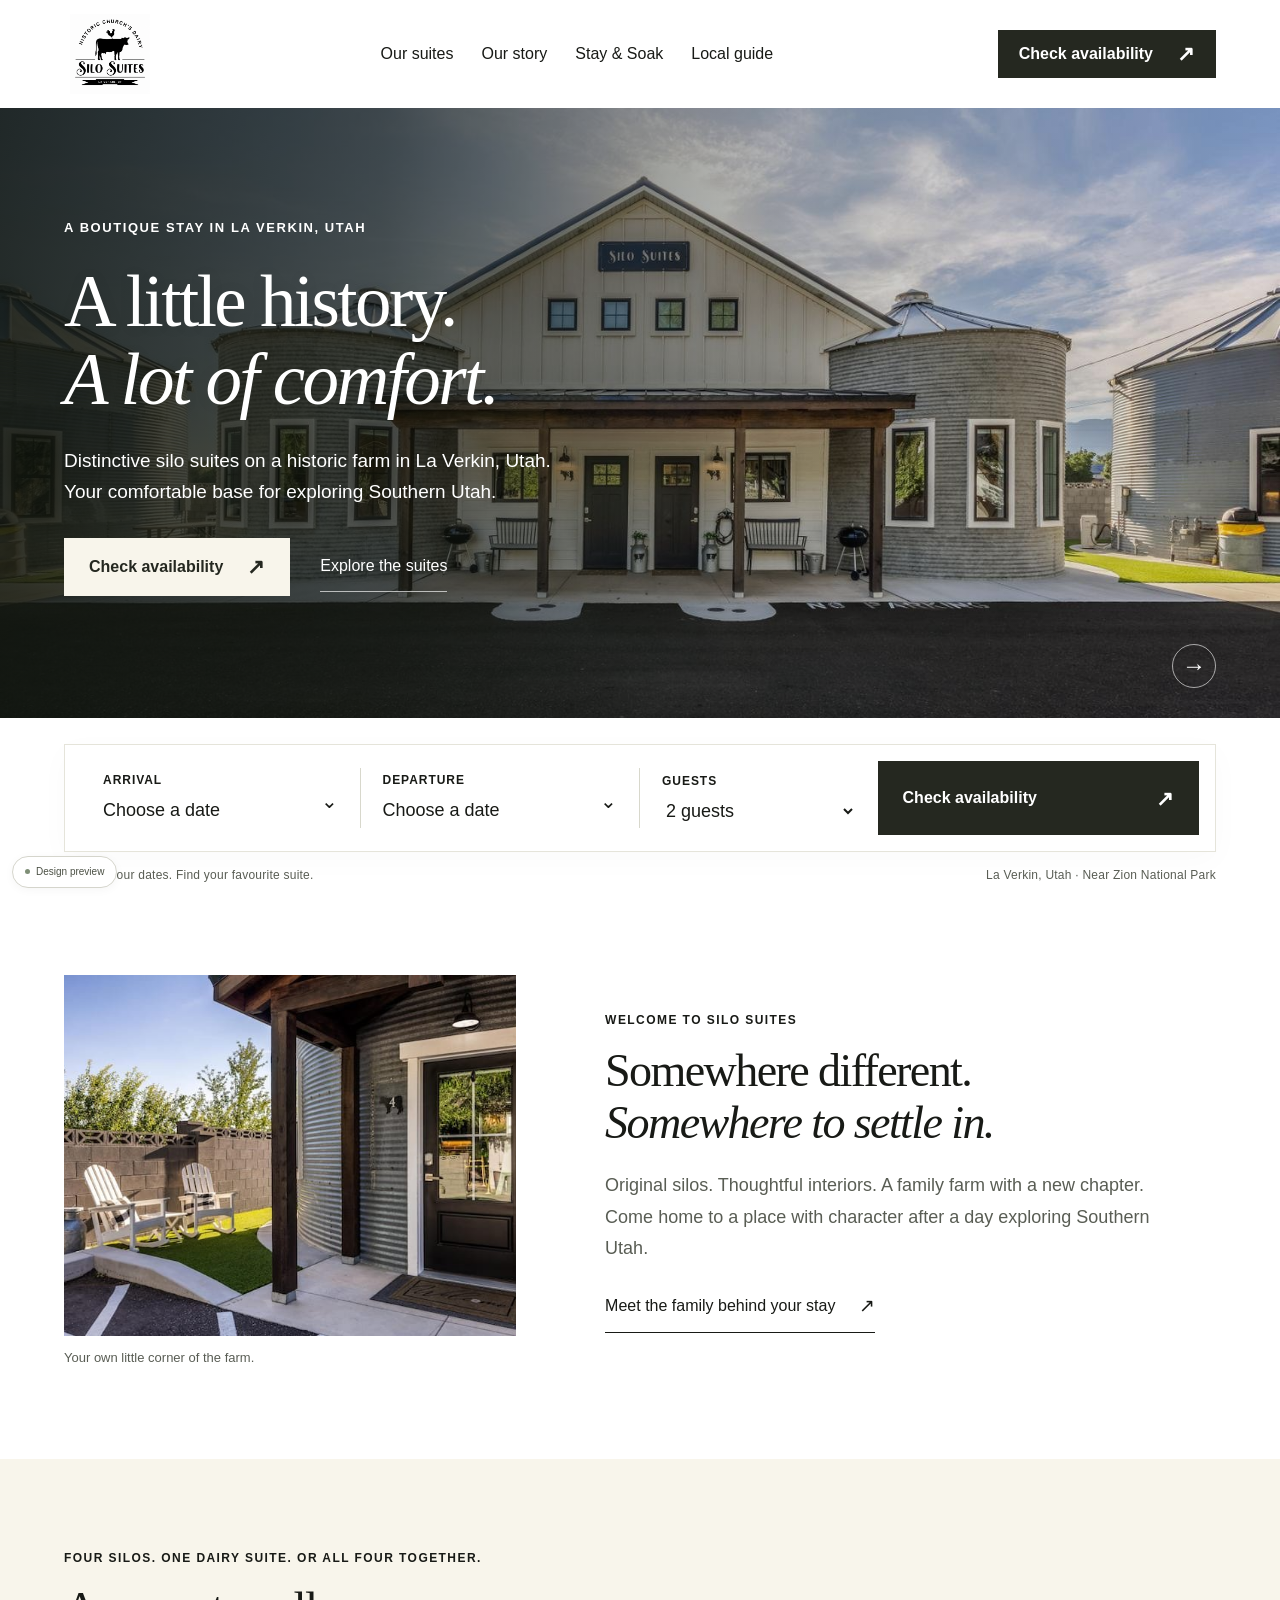
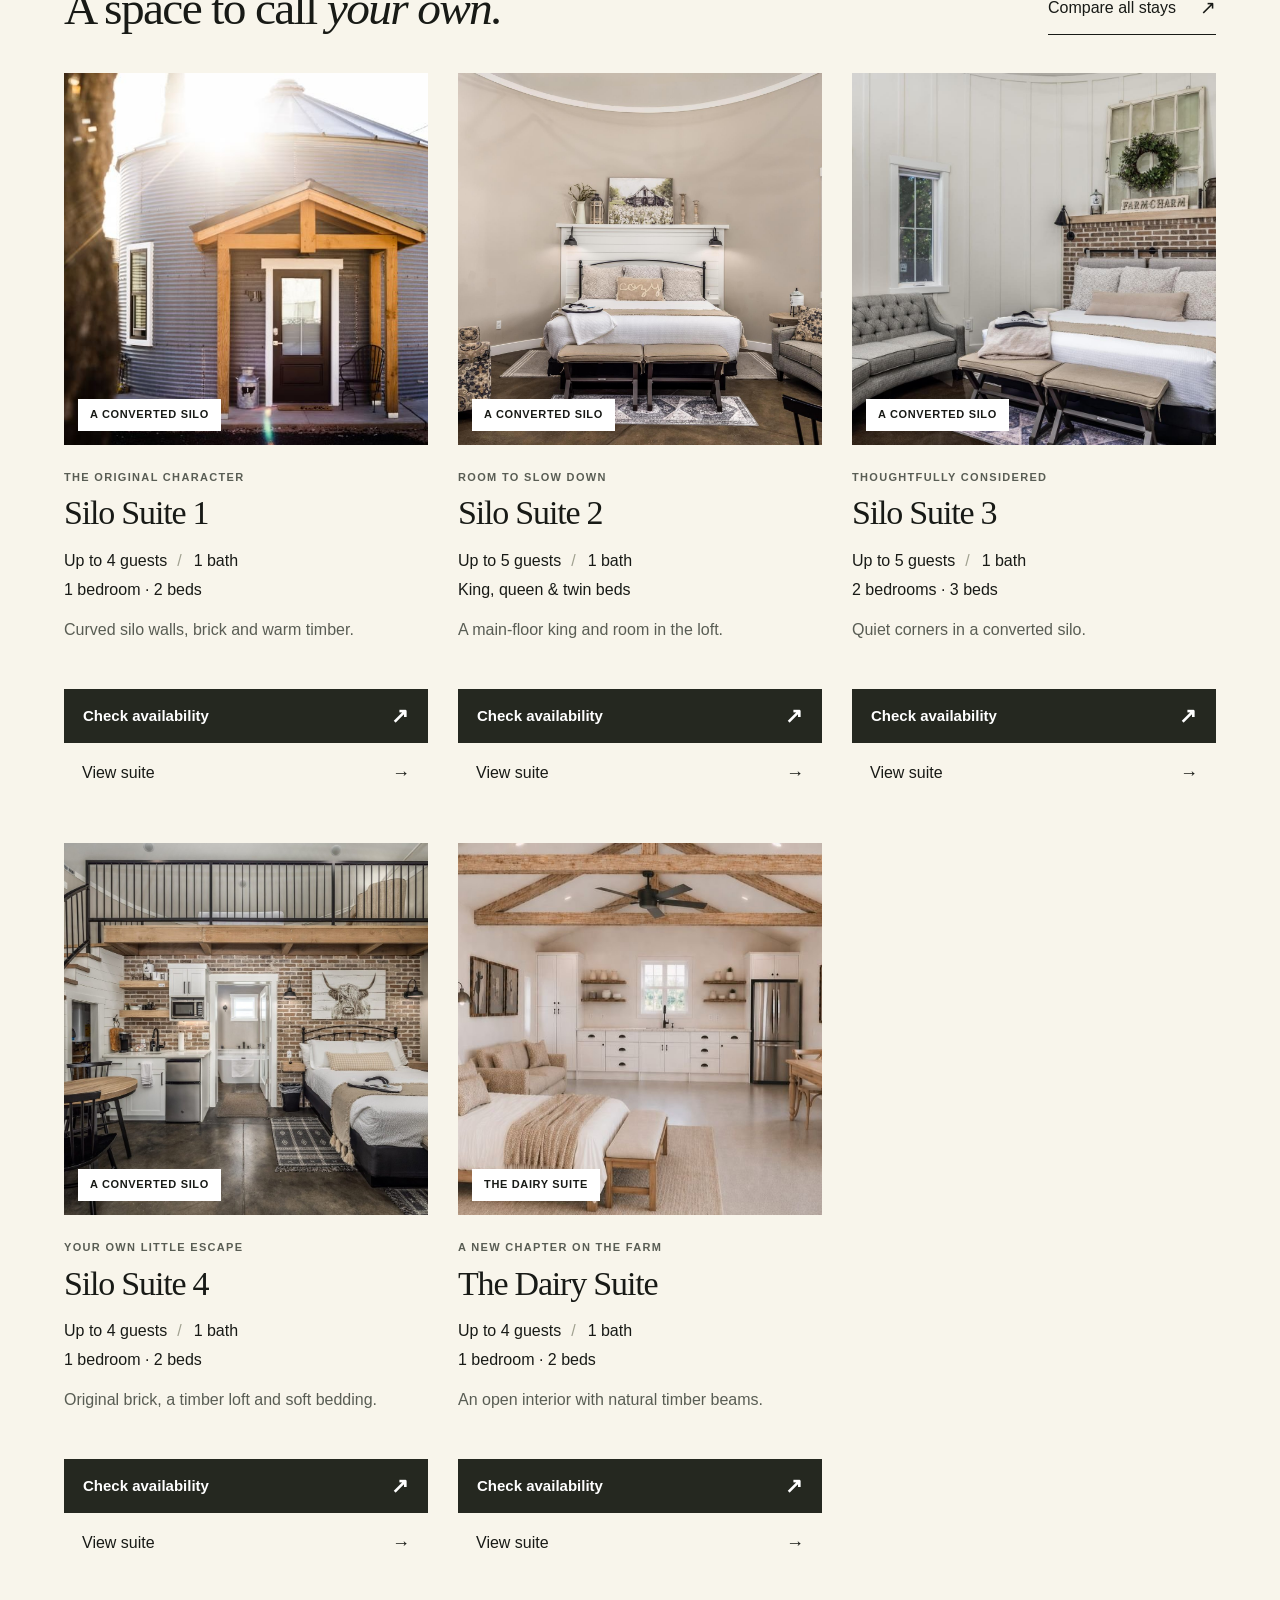
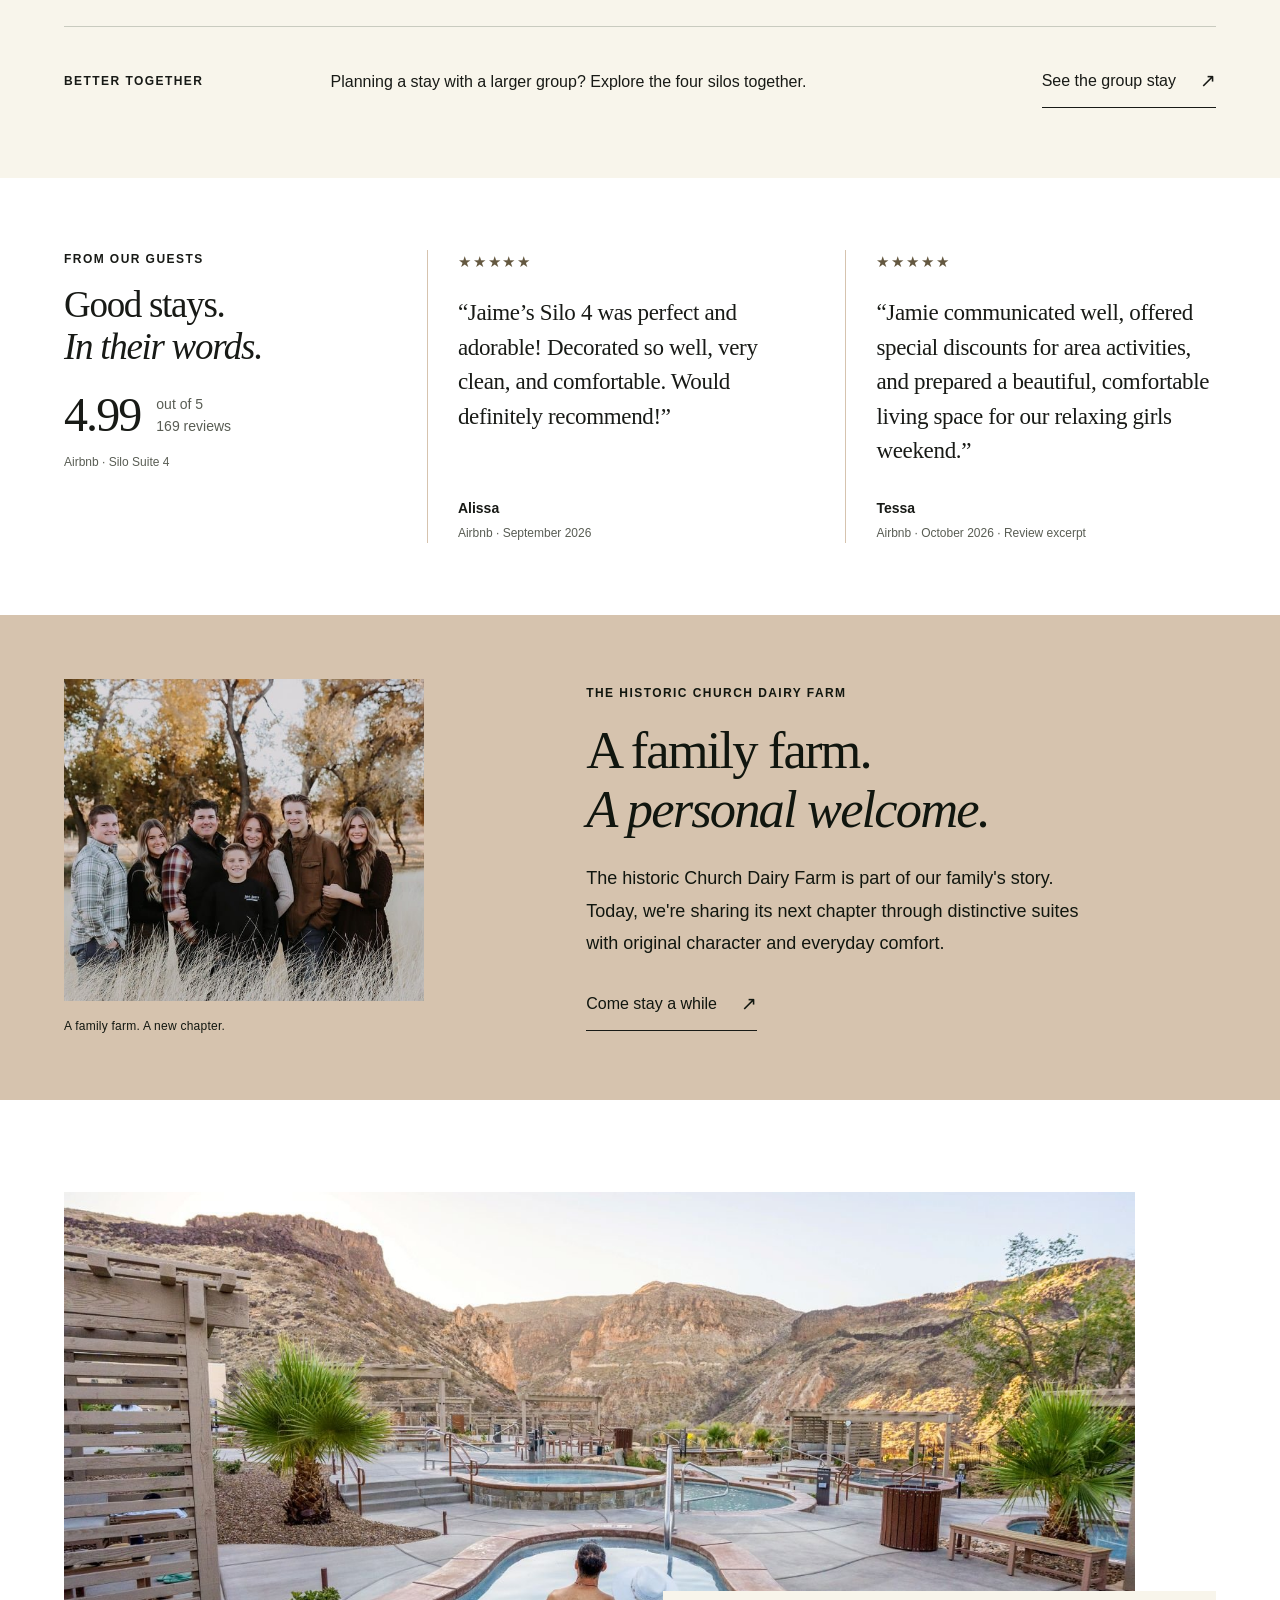
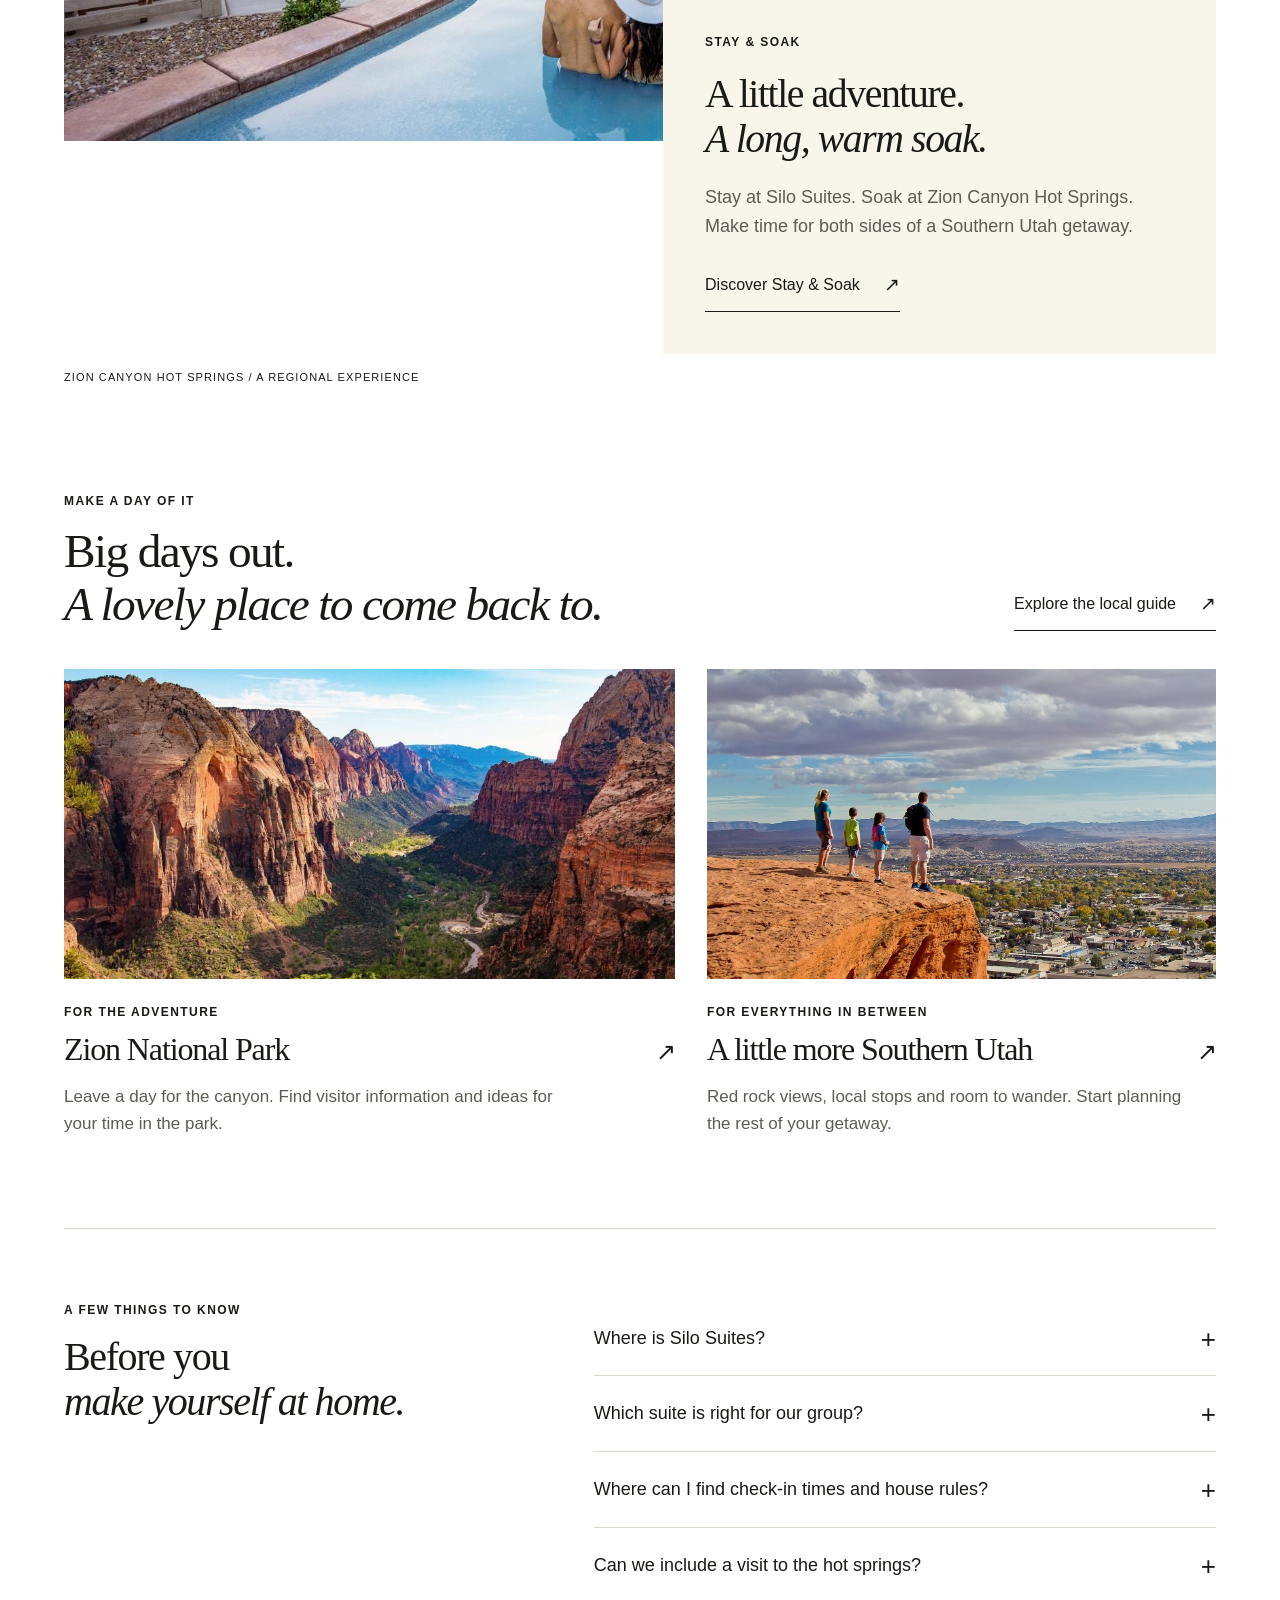
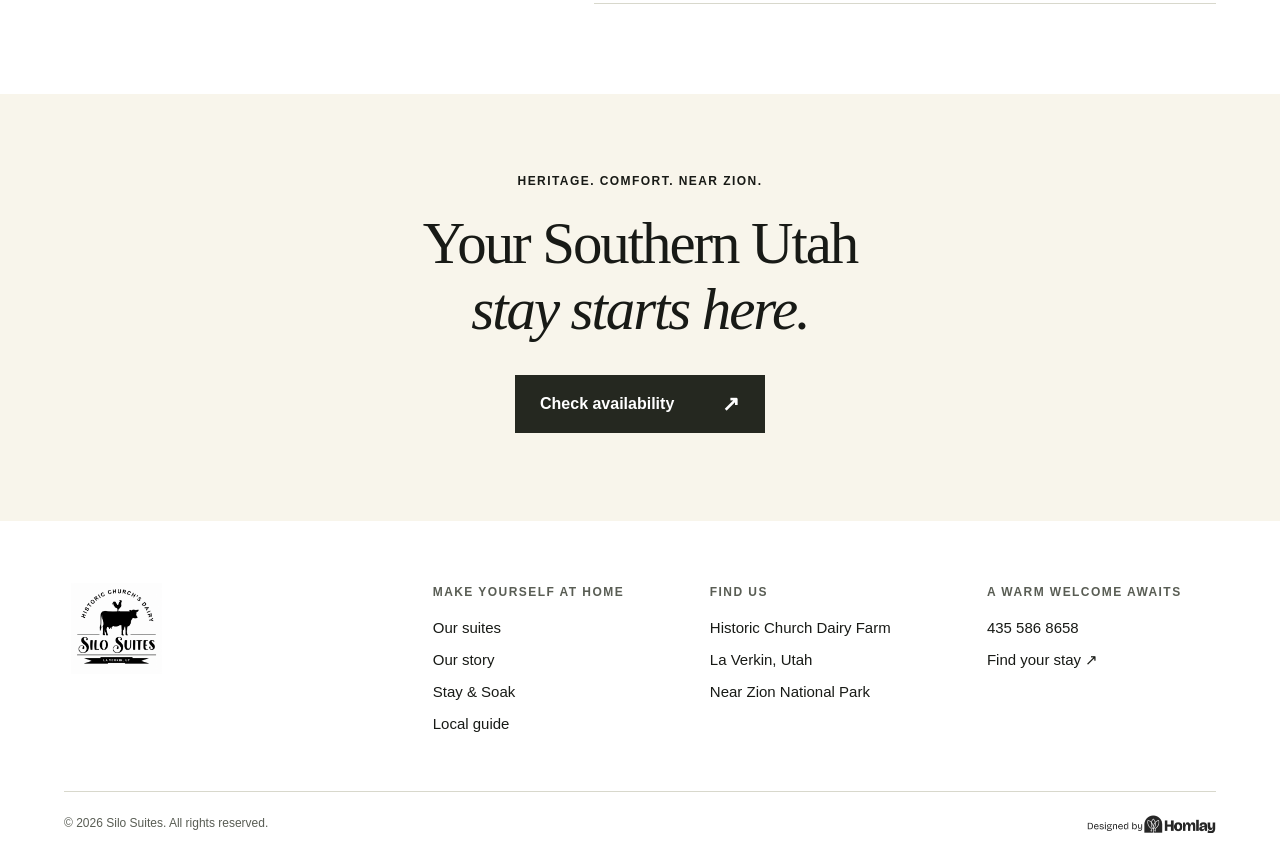
<file: prototype/index.html>
<!doctype html>
<html lang="en">
<head>
  <meta charset="UTF-8">
  <meta name="viewport" content="width=device-width, initial-scale=1">
  <meta name="robots" content="noindex, nofollow">
  <meta name="description" content="A little history. A lot of comfort. Discover Silo Suites, a boutique stay on a historic dairy farm in La Verkin, Utah, near Zion.">
  <title>Silo Suites — A stay with a story</title>
  <link rel="icon" href="assets/logo.png">
  <link rel="preload" as="image" href="assets/elementor/The-Silo-Suites-51.jpg" fetchpriority="high">
  <link rel="stylesheet" href="styles.css">
  <link rel="stylesheet" href="home.css">
  <link rel="stylesheet" href="quick-booking.css">
  <script type="module" src="app.mjs"></script>
</head>
<body data-page="home">
  <a class="skip-link" href="#main">Skip to content</a>
  <div data-site-header></div>
  <main id="main">
    <section class="hero" aria-labelledby="hero-title">
      <div class="hero-photo"><img id="hero-image" src="assets/elementor/The-Silo-Suites-51.jpg" width="1500" height="1000" alt="The historic farm building framed by the distinctive round metal silos at Silo Suites" fetchpriority="high"></div>
      <div class="hero-shade"></div>
      <div class="hero-content wrap">
        <p class="eyebrow light">A boutique stay in La Verkin, Utah</p>
        <h1 id="hero-title">A little history.<br><em>A lot of comfort.</em></h1>
        <p class="hero-description">Distinctive silo suites on a historic farm in La Verkin, Utah. Your comfortable base for exploring Southern Utah.</p>
        <div class="hero-actions"><a class="button button-dark" href="#availability" data-start-search>Check availability <span aria-hidden="true">↗</span></a><a class="hero-link" href="#suites">Explore the suites</a></div>
      </div>
      <div class="hero-caption"><button id="hero-next" type="button" aria-label="Show the silo interior photograph">→</button></div>
    </section>

    <section id="availability" class="booking-section wrap" aria-label="Find your stay">
      <form class="search-form" data-search>
        <button class="search-date" type="button" data-date-open="in"><span class="eyebrow">Arrival</span><span data-date-label="in">Choose a date</span><span class="field-arrow" aria-hidden="true">⌄</span></button>
        <button class="search-date" type="button" data-date-open="out"><span class="eyebrow">Departure</span><span data-date-label="out">Choose a date</span><span class="field-arrow" aria-hidden="true">⌄</span></button>
        <label class="search-guests"><span class="eyebrow">Guests</span><select name="guests" aria-label="Number of guests" data-guests></select></label>
        <button class="button button-dark search-submit" type="submit">Check availability <span aria-hidden="true">↗</span></button>
      </form>
      <p class="search-error" data-search-error role="alert"></p>
      <div class="booking-caption"><span>Choose your dates. Find your favourite suite.</span><span>La Verkin, Utah · Near Zion National Park</span></div>
    </section>

    <section class="introduction wrap section-space" aria-labelledby="intro-heading">
      <figure class="intro-detail"><img src="assets/elementor/5c56e762-8c5c-4fe6-abbb-eec232e9355e-1.jpeg" width="720" height="480" loading="lazy" alt="Two white chairs beside the curved metal wall and timber porch of a silo"><figcaption>Your own little corner of the farm.</figcaption></figure>
      <div><p class="eyebrow">Welcome to Silo Suites</p><h2 id="intro-heading">Somewhere different.<br><em>Somewhere to settle in.</em></h2><p>Original silos. Thoughtful interiors. A family farm with a new chapter. Come home to a place with character after a day exploring Southern Utah.</p><a href="#our-story" class="text-link">Meet the family behind your stay <span aria-hidden="true">↗</span></a></div>
    </section>

    <section class="suites-section section-space" id="suites" aria-labelledby="suites-heading">
      <div class="wrap">
        <div class="section-heading"><div><p class="eyebrow">Four silos. One dairy suite. Or all four together.</p><h2 id="suites-heading">A space to call <em>your own.</em></h2></div><a class="text-link" href="stays.html" data-carry-dates>Compare all stays <span aria-hidden="true">↗</span></a></div>
        <div class="suite-grid" data-featured></div>
        <div class="group-note"><span class="eyebrow">Better together</span><p>Planning a stay with a larger group? Explore the four silos together.</p><a class="text-link" href="suite.html?id=all-silos" data-carry-dates>See the group stay <span aria-hidden="true">↗</span></a></div>
      </div>
    </section>

    <section class="guest-reviews wrap" aria-labelledby="reviews-heading">
      <div class="review-intro"><p class="eyebrow">From our guests</p><h2 id="reviews-heading">Good stays.<br><em>In their words.</em></h2><p class="review-rating"><strong>4.99</strong><span>out of 5<br>169 reviews</span></p><p class="review-source">Airbnb · Silo Suite 4</p></div>
      <figure class="review-quote"><p class="review-stars" aria-label="5 out of 5 stars">★★★★★</p><blockquote>“Jaime’s Silo 4 was perfect and adorable! Decorated so well, very clean, and comfortable. Would definitely recommend!”</blockquote><figcaption><strong>Alissa</strong><span>Airbnb · September 2026</span></figcaption></figure>
      <figure class="review-quote"><p class="review-stars" aria-label="5 out of 5 stars">★★★★★</p><blockquote>“Jamie communicated well, offered special discounts for area activities, and prepared a beautiful, comfortable living space for our relaxing girls weekend.”</blockquote><figcaption><strong>Tessa</strong><span>Airbnb · October 2026 · Review excerpt</span></figcaption></figure>
    </section>

    <section class="story-section" id="our-story" aria-labelledby="story-heading">
      <div class="wrap story-layout">
        <figure class="story-photo"><img src="assets/elementor/our_story.jpeg" width="543" height="533" loading="lazy" alt="The family behind Silo Suites, photographed outdoors at the farm"><figcaption>A family farm. A new chapter.</figcaption></figure>
        <div class="story-copy"><p class="eyebrow">The historic Church Dairy Farm</p><h2 id="story-heading">A family farm.<br><em>A personal welcome.</em></h2><p>The historic Church Dairy Farm is part of our family's story. Today, we're sharing its next chapter through distinctive suites with original character and everyday comfort.</p><a class="text-link" href="stays.html" data-carry-dates>Come stay a while <span aria-hidden="true">↗</span></a></div>
      </div>
    </section>

    <section class="soak-section wrap section-space" aria-labelledby="soak-heading">
      <div class="soak-photo"><img src="assets/elementor/DSC04406-2w.jpg" width="1500" height="721" loading="lazy" alt="Mineral pools at Zion Canyon Hot Springs beneath the Southern Utah cliffs"></div>
      <div class="soak-card"><p class="eyebrow">Stay & soak</p><h2 id="soak-heading">A little adventure.<br><em>A long, warm soak.</em></h2><p>Stay at Silo Suites. Soak at Zion Canyon Hot Springs. Make time for both sides of a Southern Utah getaway.</p><a href="hot-springs.html" class="text-link">Discover Stay & Soak <span aria-hidden="true">↗</span></a></div>
      <p class="image-caption">Zion Canyon Hot Springs / A regional experience</p>
    </section>

    <section class="guide-section wrap section-space" aria-labelledby="guide-heading">
      <div class="section-heading"><div><p class="eyebrow">Make a day of it</p><h2 id="guide-heading">Big days out.<br><em>A lovely place to come back to.</em></h2></div><a href="local-guide.html" class="text-link">Explore the local guide <span aria-hidden="true">↗</span></a></div>
      <div class="destination-cards"><a class="destination-card" href="local-guide.html#zion"><div class="destination-photo"><img src="assets/elementor/Zion-national-park11.jpg" width="900" height="506" loading="lazy" alt="Sunlit sandstone cliffs above the green valley in Zion National Park"></div><div class="destination-copy"><p class="eyebrow">For the adventure</p><h3>Zion National Park <span aria-hidden="true">↗</span></h3><p>Leave a day for the canyon. Find visitor information and ideas for your time in the park.</p></div></a><a class="destination-card" href="local-guide.html"><div class="destination-photo"><img src="assets/elementor/pioneerpark-stgeorge-family-hiking-19-e1603479587211.jpg" width="1600" height="1041" loading="lazy" alt="A family taking in a sweeping view from the red rocks above St. George"></div><div class="destination-copy"><p class="eyebrow">For everything in between</p><h3>A little more Southern Utah <span aria-hidden="true">↗</span></h3><p>Red rock views, local stops and room to wander. Start planning the rest of your getaway.</p></div></a></div>
    </section>

    <section class="home-faq wrap" aria-labelledby="faq-heading"><div><p class="eyebrow">A few things to know</p><h2 id="faq-heading">Before you<br><em>make yourself at home.</em></h2></div><div class="faq-list"><details><summary>Where is Silo Suites?</summary><p>You'll find us on the historic Church Dairy Farm in La Verkin, Utah, near Zion National Park. Visit your suite page for location information.</p></details><details><summary>Which suite is right for our group?</summary><p>Our individual suites accommodate up to 4 or 5 guests. Compare bedrooms, beds and amenities on the suite pages. For a larger gathering, explore the All Four Silos option and confirm its booking arrangements with us.</p></details><details><summary>Where can I find check-in times and house rules?</summary><p>Each suite page includes its own arrival information, amenities, house rules and cancellation terms. Review the details for your chosen suite before booking.</p></details><details><summary>Can we include a visit to the hot springs?</summary><p>Zion Canyon Hot Springs is a regional experience featured in our Stay &amp; Soak guide. Visit that page for details, and confirm the current guest offer before purchasing.</p></details></div></section>

    <section class="closing-section"><div class="wrap"><p class="eyebrow">Heritage. Comfort. Near Zion.</p><h2>Your Southern Utah<br><em>stay starts here.</em></h2><a href="#main" class="button button-dark" data-start-search>Check availability <span aria-hidden="true">↗</span></a></div></section>
  </main>
  <div data-site-footer></div>
  <noscript><p class="no-script">Please enable JavaScript for date selection and the interactive design preview.</p></noscript>
</body>
</html>
</file>
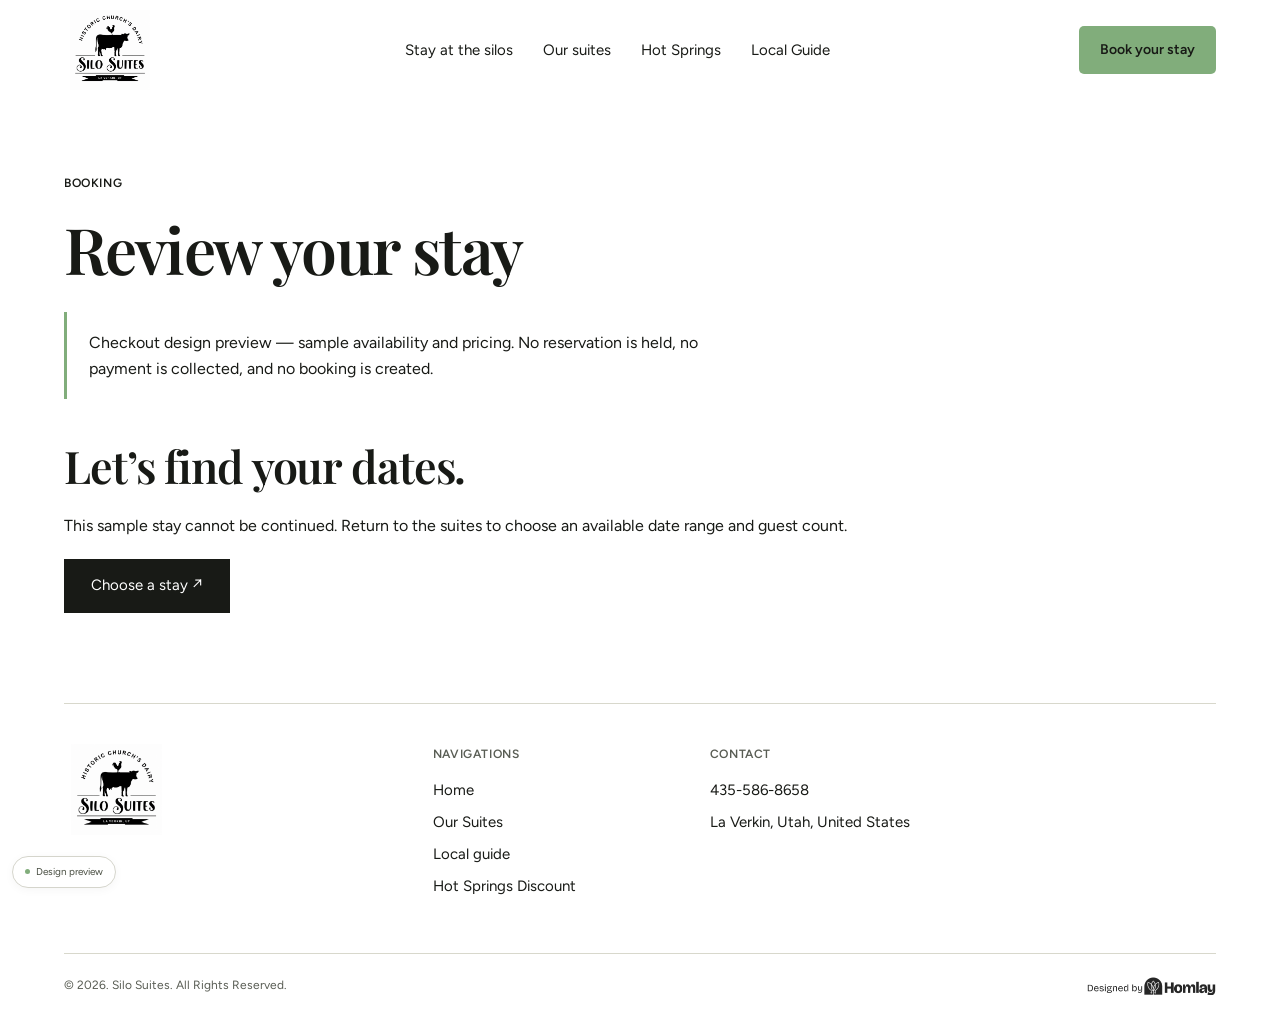
<file: prototype/checkout.html>
<!doctype html>
<html lang="en"><head><meta charset="UTF-8"><meta name="viewport" content="width=device-width, initial-scale=1"><meta name="robots" content="noindex,nofollow"><title>Review your stay — Silo Suites preview</title><link rel="icon" href="assets/logo.png"><link rel="stylesheet" href="styles.css"><link rel="stylesheet" href="checkout.css"><script type="module" src="app.mjs"></script><script type="module" src="checkout.mjs"></script><link rel="stylesheet" href="booking-review.css"></head>
<body data-page="checkout"><a class="skip-link" href="#main">Skip to content</a><div data-site-header></div><main id="main" class="wrap checkout-preview"><p class="eyebrow">Booking</p><h1>Review your stay</h1><p class="checkout-preview-note">Checkout design preview — sample availability and pricing. No reservation is held, no payment is collected, and no booking is created.</p><section id="checkout-content" aria-live="polite"></section></main><div data-site-footer></div></body></html>
</file>
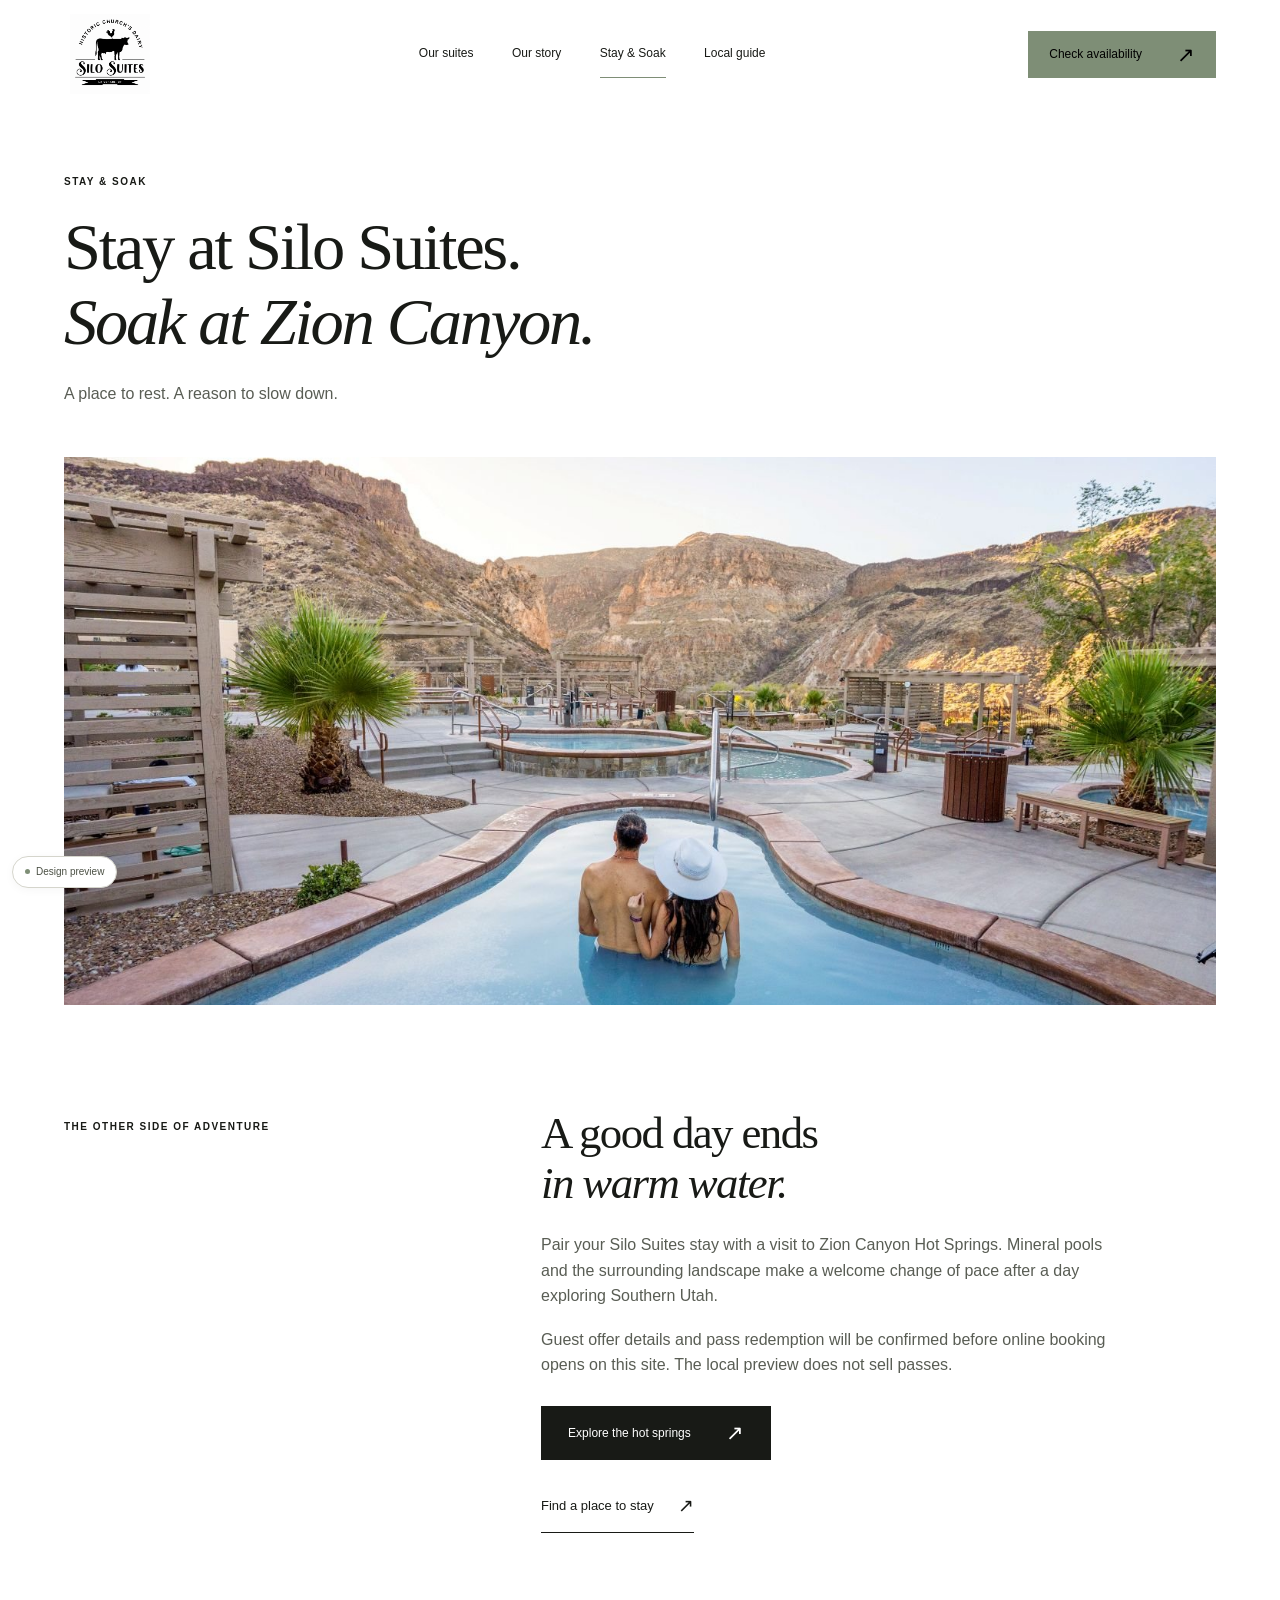
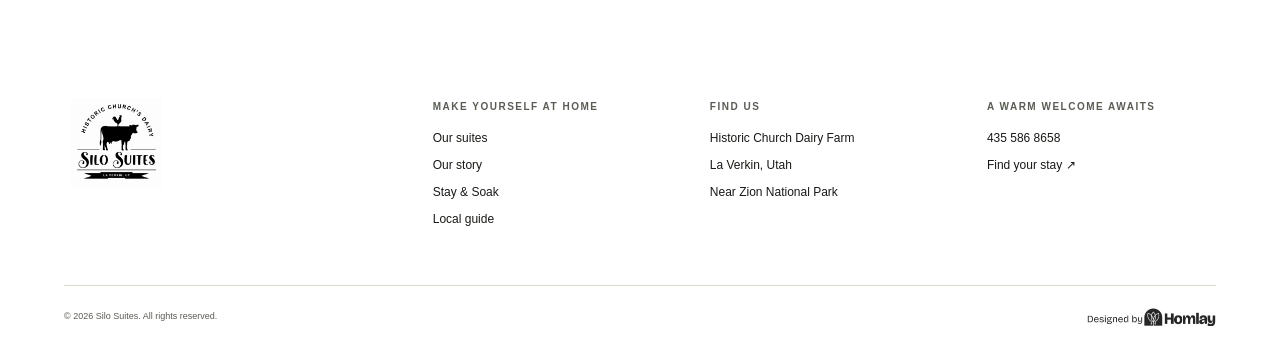
<file: prototype/hot-springs.html>
<!doctype html>
<html lang="en"><head><meta charset="UTF-8"><meta name="viewport" content="width=device-width, initial-scale=1"><meta name="robots" content="noindex, nofollow"><title>Stay & Soak — Silo Suites</title><link rel="icon" href="assets/logo.png"><link rel="stylesheet" href="styles.css"><script type="module" src="app.mjs"></script></head><body data-page="soak"><a class="skip-link" href="#main">Skip to content</a><div data-site-header></div><main id="main"><section class="page-intro wrap"><p class="eyebrow">Stay & soak</p><h1>Stay at Silo Suites.<br><em>Soak at Zion Canyon.</em></h1><p>A place to rest. A reason to slow down.</p></section><div class="wrap"><img class="editorial-hero" src="assets/elementor/DSC04406-2w.jpg" width="1500" height="721" alt="Warm mineral pools at Zion Canyon Hot Springs surrounded by cliffs"></div><section class="wrap editorial-copy section-space"><p class="eyebrow">The other side of adventure</p><div><h2>A good day ends<br><em>in warm water.</em></h2><p>Pair your Silo Suites stay with a visit to Zion Canyon Hot Springs. Mineral pools and the surrounding landscape make a welcome change of pace after a day exploring Southern Utah.</p><p>Guest offer details and pass redemption will be confirmed before online booking opens on this site. The local preview does not sell passes.</p><a class="button button-dark" href="https://www.zioncanyonhotsprings.com/" target="_blank" rel="noopener noreferrer">Explore the hot springs <span aria-hidden="true">↗</span></a><a class="text-link" href="stays.html" data-carry-dates>Find a place to stay <span aria-hidden="true">↗</span></a></div></section></main><div data-site-footer></div></body></html>
</file>
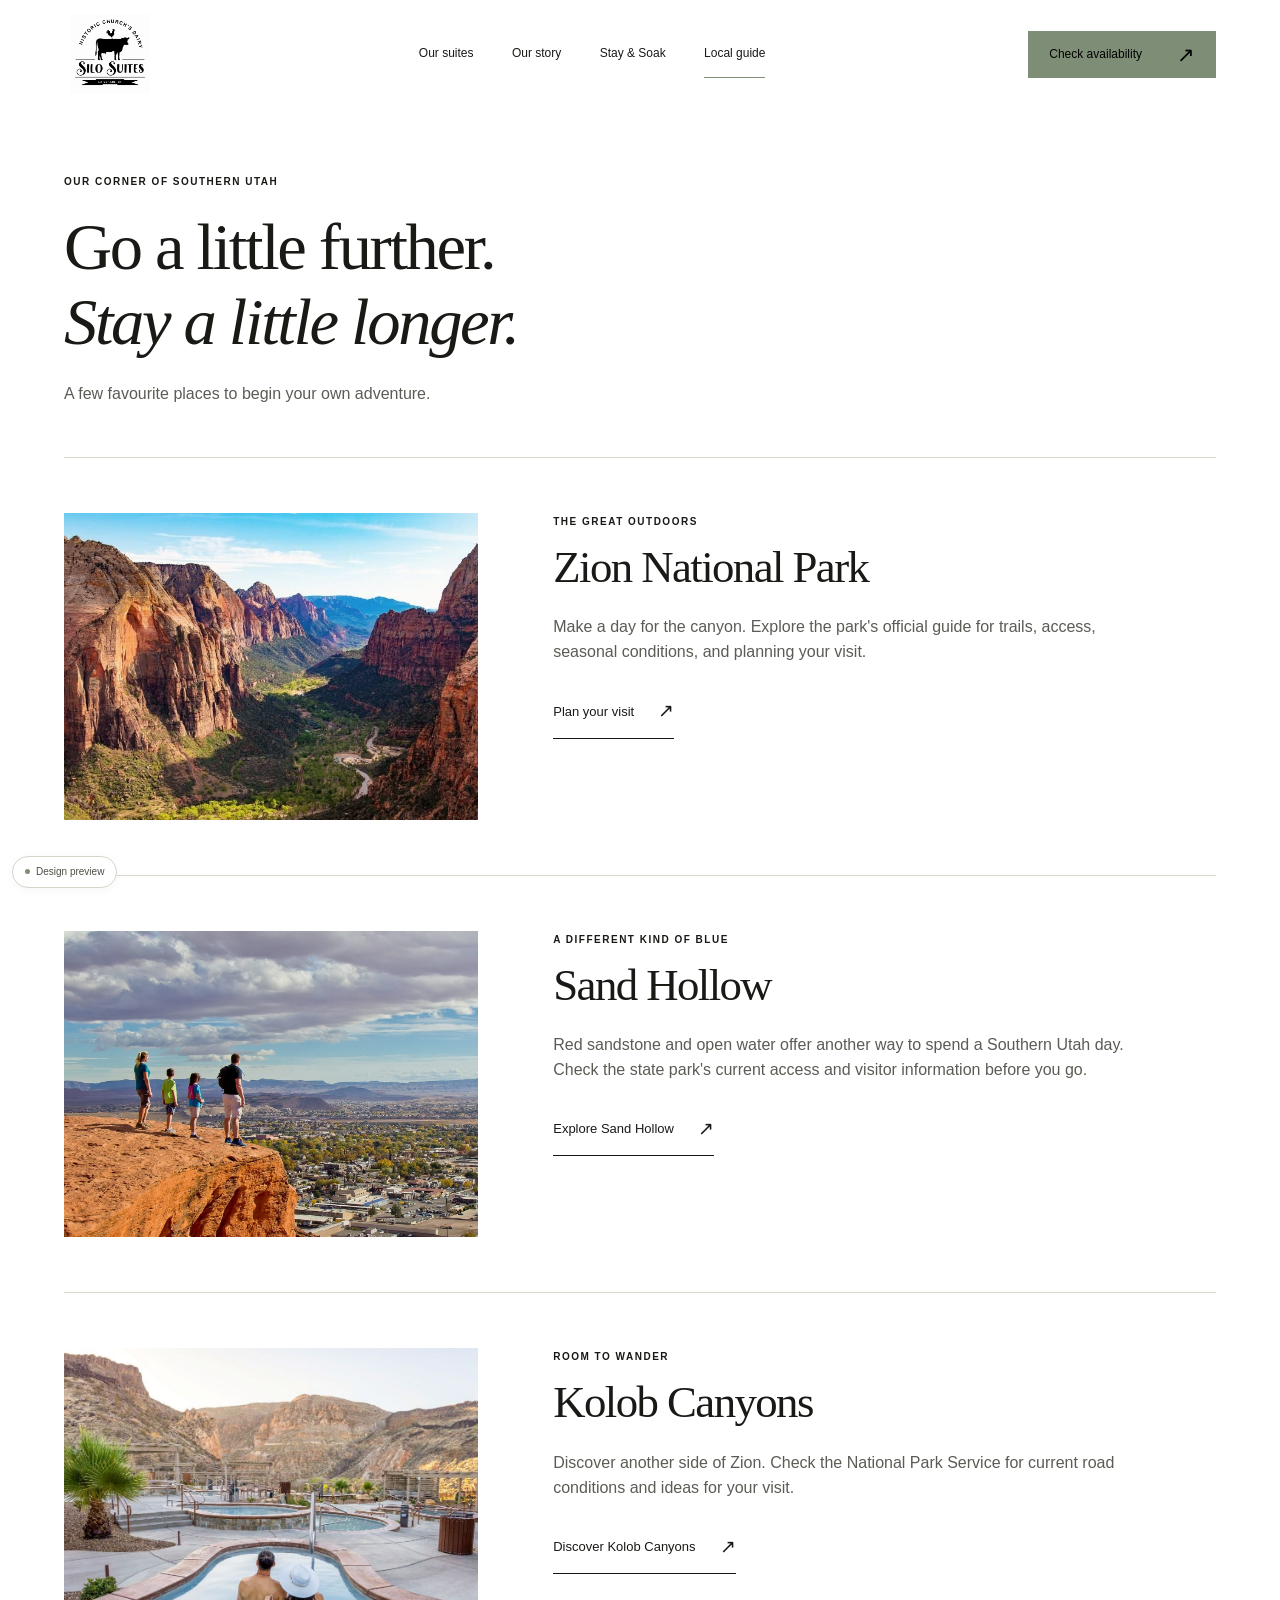
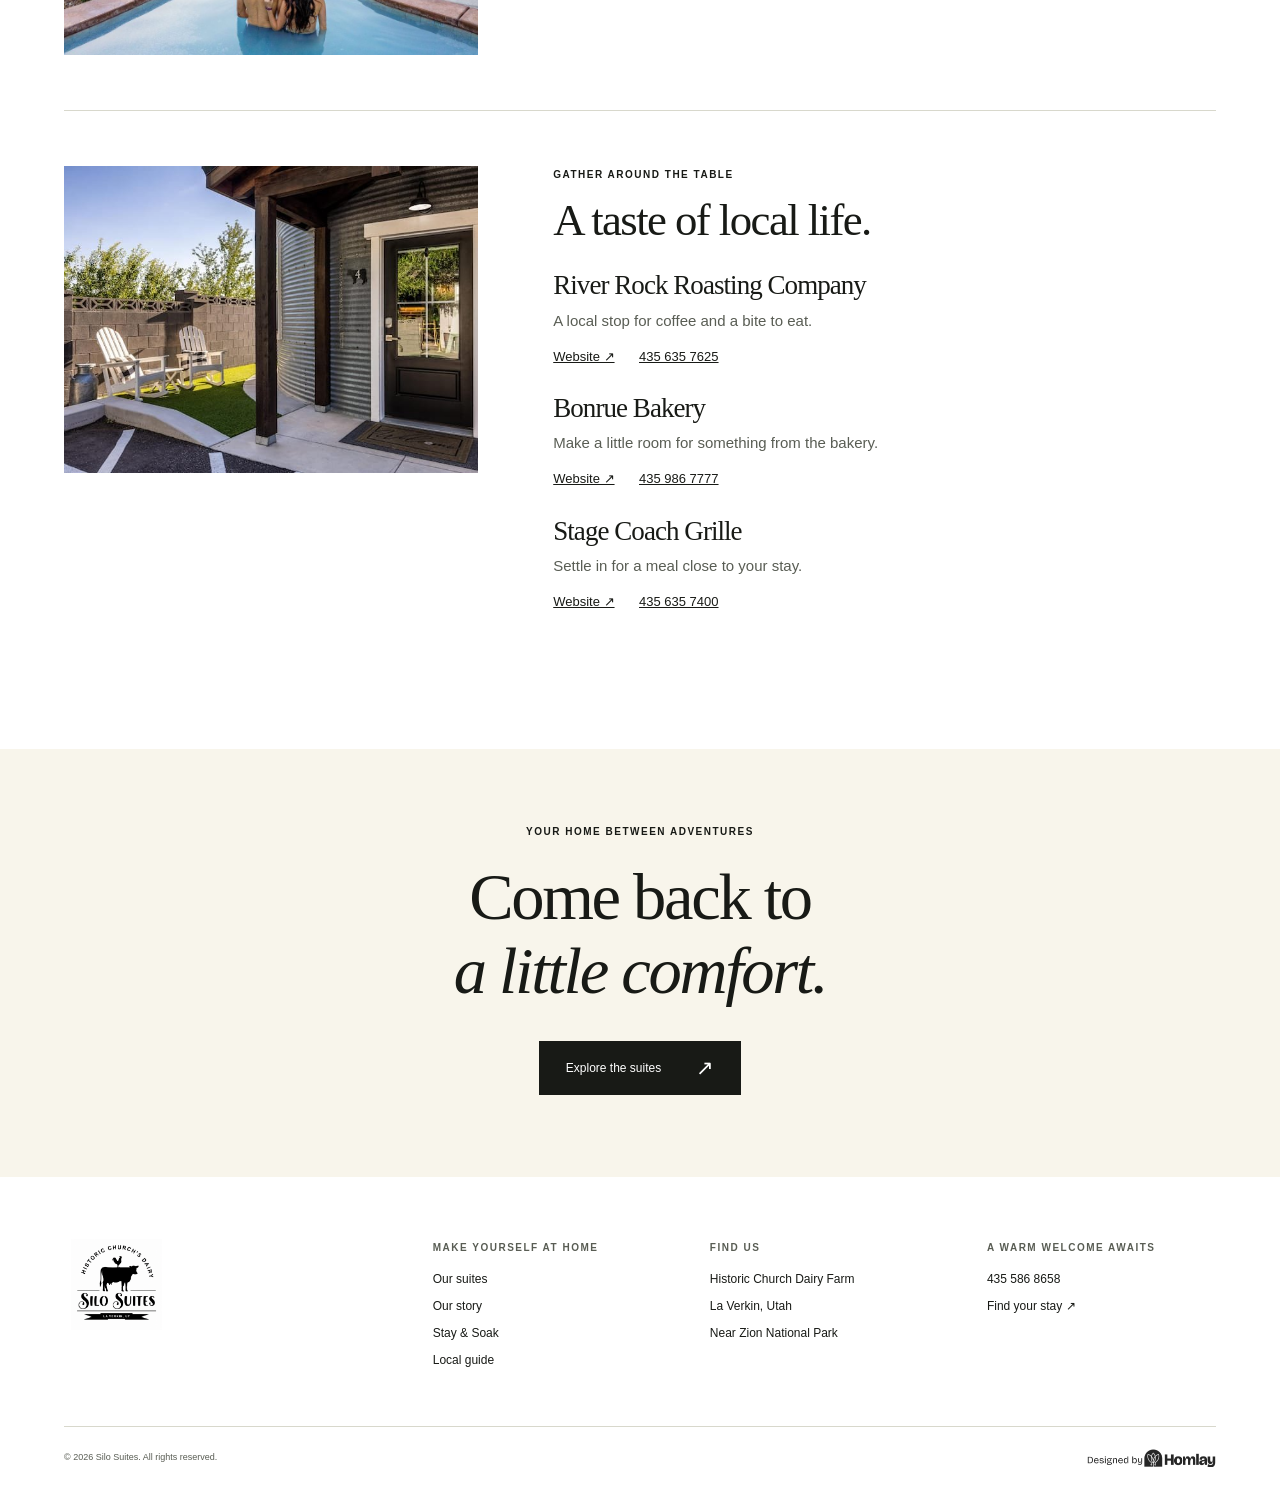
<file: prototype/local-guide.html>
<!doctype html>
<html lang="en"><head><meta charset="UTF-8"><meta name="viewport" content="width=device-width, initial-scale=1"><meta name="robots" content="noindex, nofollow"><title>A few local favourites — Silo Suites</title><link rel="icon" href="assets/logo.png"><link rel="stylesheet" href="styles.css"><script type="module" src="app.mjs"></script></head><body data-page="guide"><a class="skip-link" href="#main">Skip to content</a><div data-site-header></div><main id="main"><section class="page-intro wrap"><p class="eyebrow">Our corner of Southern Utah</p><h1>Go a little further.<br><em>Stay a little longer.</em></h1><p>A few favourite places to begin your own adventure.</p></section><section class="wrap destinations">
      <article id="zion">
        <div class="destination-media"><img src="assets/elementor/Zion-national-park11.jpg" width="900" height="506" loading="lazy" alt="Sunlit sandstone cliffs above the green valley in Zion National Park"></div>
        <div class="destination-copy">
          <p class="eyebrow">The great outdoors</p>
          <h2>Zion National Park</h2>
          <p>Make a day for the canyon. Explore the park's official guide for trails, access, seasonal conditions, and planning your visit.</p>
          <a class="text-link" href="https://www.nps.gov/zion/index.htm" target="_blank" rel="noopener noreferrer">Plan your visit <span aria-hidden="true">↗</span></a>
        </div>
      </article>
      <article id="sand-hollow">
        <div class="destination-media"><img src="assets/elementor/pioneerpark-stgeorge-family-hiking-19-e1603479587211.jpg" width="1600" height="1041" loading="lazy" alt="Visitors exploring red sandstone rocks and wide open landscape in Southern Utah"></div>
        <div class="destination-copy">
          <p class="eyebrow">A different kind of blue</p>
          <h2>Sand Hollow</h2>
          <p>Red sandstone and open water offer another way to spend a Southern Utah day. Check the state park's current access and visitor information before you go.</p>
          <a class="text-link" href="https://stateparks.utah.gov/parks/sand-hollow/" target="_blank" rel="noopener noreferrer">Explore Sand Hollow <span aria-hidden="true">↗</span></a>
        </div>
      </article>
      <article id="kolob">
        <div class="destination-media"><img src="assets/hot-springs.jpg" width="1500" height="721" loading="lazy" alt="Towering red rock cliffs and mountain landscapes in the Zion and Kolob region"></div>
        <div class="destination-copy">
          <p class="eyebrow">Room to wander</p>
          <h2>Kolob Canyons</h2>
          <p>Discover another side of Zion. Check the National Park Service for current road conditions and ideas for your visit.</p>
          <a class="text-link" href="https://www.nps.gov/zion/planyourvisit/kolob-canyons.htm" target="_blank" rel="noopener noreferrer">Discover Kolob Canyons <span aria-hidden="true">↗</span></a>
        </div>
      </article>
      <article id="food">
        <div class="destination-media"><img src="assets/elementor/5c56e762-8c5c-4fe6-abbb-eec232e9355e-1.jpeg" width="720" height="480" loading="lazy" alt="Outdoor patio dining table and seating in the sunshine"></div>
        <div class="destination-copy">
          <p class="eyebrow">Gather around the table</p>
          <h2>A taste of local life.</h2>
          <div class="restaurant">
            <h3>River Rock Roasting Company</h3>
            <p>A local stop for coffee and a bite to eat.</p>
            <a href="https://riverrockroasters.com/" target="_blank" rel="noopener noreferrer">Website ↗</a>
            <a href="tel:+14356357625">435 635 7625</a>
          </div>
          <div class="restaurant">
            <h3>Bonrue Bakery</h3>
            <p>Make a little room for something from the bakery.</p>
            <a href="https://bonruebakery.com/" target="_blank" rel="noopener noreferrer">Website ↗</a>
            <a href="tel:+14359867777">435 986 7777</a>
          </div>
          <div class="restaurant">
            <h3>Stage Coach Grille</h3>
            <p>Settle in for a meal close to your stay.</p>
            <a href="https://thestagecoachgrille.com/" target="_blank" rel="noopener noreferrer">Website ↗</a>
            <a href="tel:+14356357400">435 635 7400</a>
          </div>
        </div>
      </article>
    </section><section class="closing-section"><div class="wrap"><p class="eyebrow">Your home between adventures</p><h2>Come back to<br><em>a little comfort.</em></h2><a href="stays.html" data-carry-dates class="button button-dark">Explore the suites <span aria-hidden="true">↗</span></a></div></section></main><div data-site-footer></div></body></html>
</file>
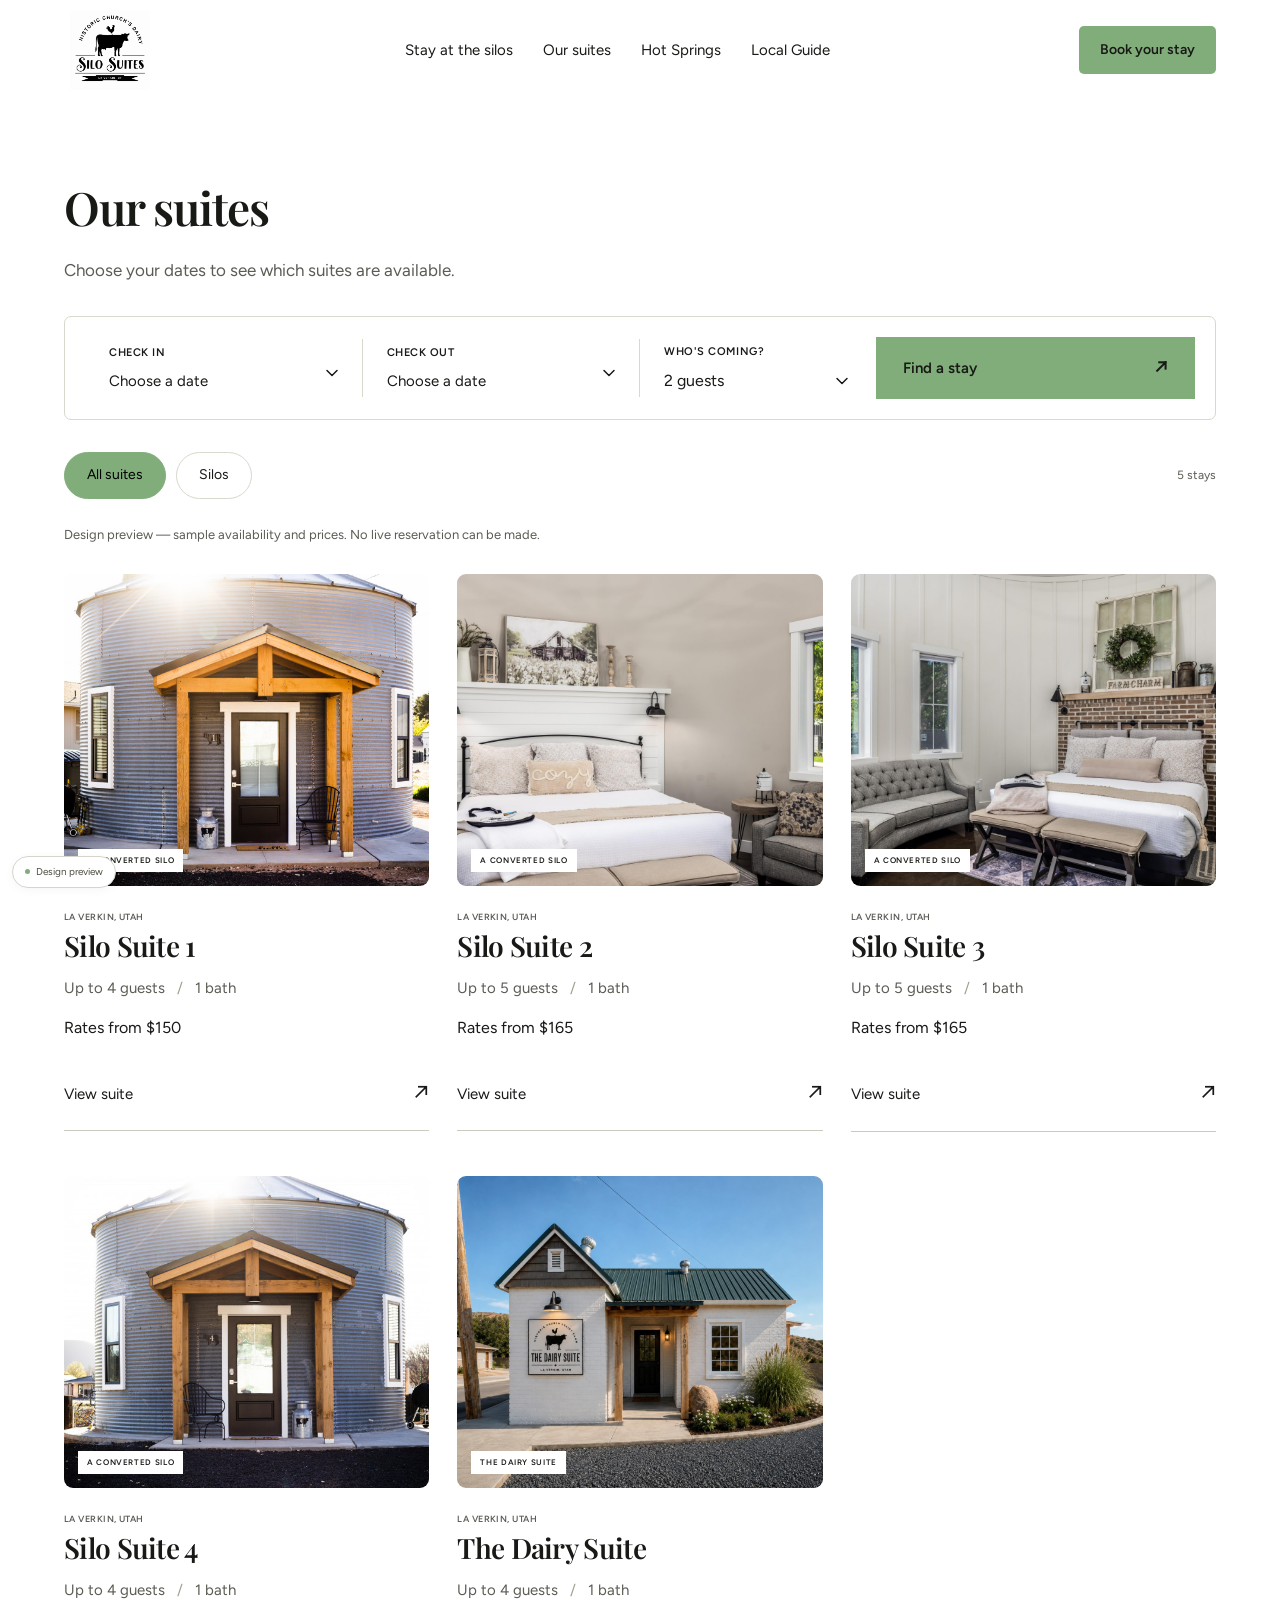
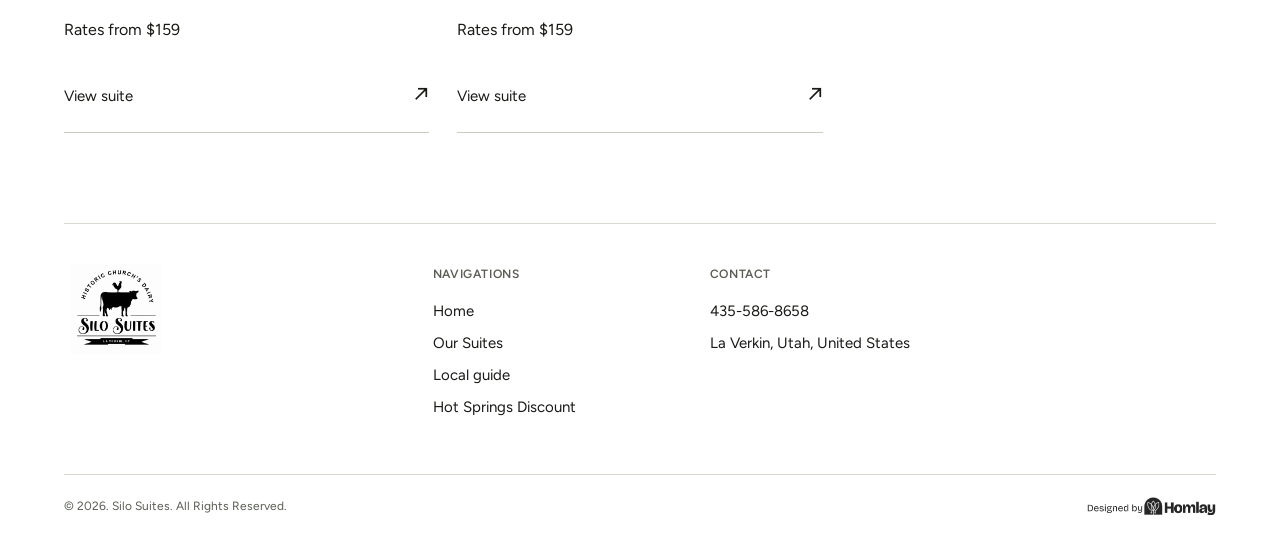
<file: prototype/stays.html>
<!doctype html>
<html lang="en"><head><meta charset="UTF-8"><meta name="viewport" content="width=device-width, initial-scale=1"><meta name="robots" content="noindex, nofollow"><title>Find your stay — Silo Suites</title><link rel="icon" href="assets/logo.png"><link rel="stylesheet" href="styles.css"><script type="module" src="app.mjs"></script><link rel="stylesheet" href="booking-review.css"></head>
<body data-page="stays"><a class="skip-link" href="#main">Skip to content</a><div data-site-header></div>
<main id="main"><section class="page-intro wrap"><h1>Our suites</h1><p>Choose your dates to see which suites are available.</p></section>
<section class="wrap results-search" aria-label="Search dates"><form class="search-form" data-search><button class="search-date" type="button" data-date-open="in"><span class="eyebrow">Check in</span><span data-date-label="in">Choose a date</span></button><button class="search-date" type="button" data-date-open="out"><span class="eyebrow">Check out</span><span data-date-label="out">Choose a date</span></button><label class="search-guests"><span class="eyebrow">Who's coming?</span><select name="guests" aria-label="Number of guests" data-guests></select></label><button class="button button-olive search-submit" type="submit">Find a stay <span aria-hidden="true">↗</span></button></form><p class="search-error" data-search-error role="alert"></p></section>
<section class="wrap result-section" aria-label="Suites"><div class="filter-row"><div class="filter-chips" role="group" aria-label="Filter stays"><button type="button" data-filter="all" aria-pressed="true">All suites</button><button type="button" data-filter="silo" aria-pressed="false">Silos</button></div><p id="result-count" role="status"></p></div><p class="sample-note">Design preview — sample availability and prices. No live reservation can be made.</p><div id="search-results" class="suite-grid"></div><div id="empty-results" class="empty-results" hidden><p class="eyebrow">Search results</p><h2>No suites available for these dates.</h2><p>Try different dates or a smaller group.</p><button class="button button-dark" type="button" data-date-open="in">Choose new dates <span aria-hidden="true">↗</span></button><button class="text-link" type="button" id="clear-search">Browse all stays</button></div></section>
</main><div data-site-footer></div></body></html>
</file>
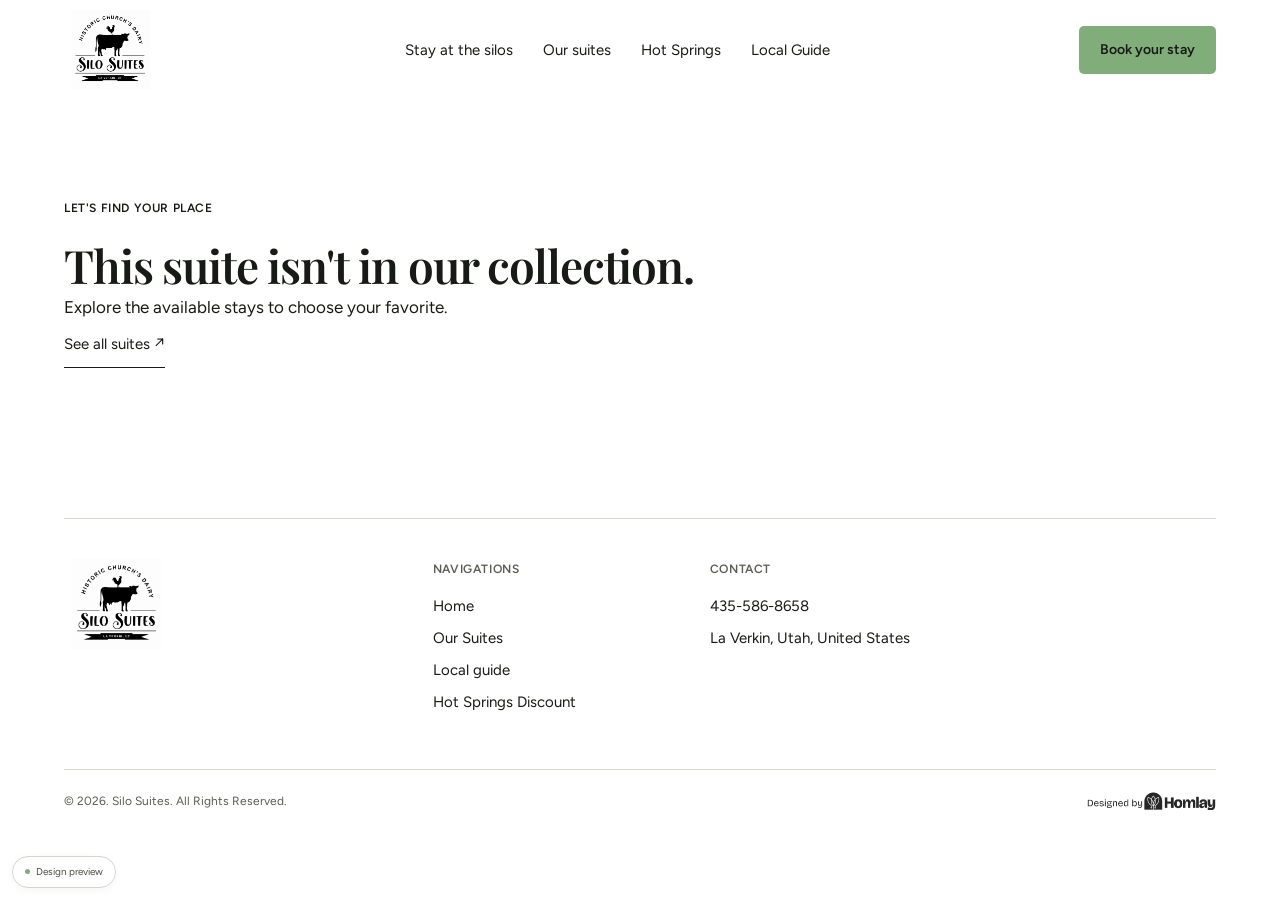
<file: prototype/suite.html>
<!doctype html>
<html lang="en"><head><meta charset="UTF-8"><meta name="viewport" content="width=device-width, initial-scale=1"><meta name="robots" content="noindex, nofollow"><title>Your suite — Silo Suites</title><link rel="icon" href="assets/logo.png"><link rel="stylesheet" href="styles.css"><link rel="stylesheet" href="assets/vendor/leaflet/leaflet.css"><link rel="stylesheet" href="property.css"><script type="module" src="app.mjs"></script><link rel="stylesheet" href="booking-review.css"></head><body data-page="suite"><a class="skip-link" href="#main">Skip to content</a><div data-site-header></div><main id="main" class="wrap suite-main" data-suite-detail></main><div data-site-footer></div></body></html>
</file>
<file: prototype/styles.css>
@import url('assets/tokens.css');

*, *::before, *::after { box-sizing: border-box; }
html { scroll-behavior: smooth; scroll-padding-top: 130px; }
body { margin: 0; color: var(--ink); background: var(--white); font: 16px/1.6 var(--sans); -webkit-font-smoothing: antialiased; }
body.dialog-open, body.menu-open { overflow: hidden; }
button, input, select { font: inherit; color: inherit; }
button, a, select { -webkit-tap-highlight-color: transparent; }
button { cursor: pointer; }
a { color: inherit; text-decoration: none; }
img { display: block; max-width: 100%; height: auto; }
button { background: none; border: 0; }
button:disabled { cursor: default; }
[hidden] { display: none !important; }
:focus-visible { outline: 2px solid var(--ink); outline-offset: 6px; }
.hero :focus-visible { outline-color: #fff; }
::selection { background: var(--tan); color: var(--black); }
h1, h2, h3, p, figure { margin: 0; }
h1, h2, h3 { font-family: var(--serif); font-weight: 400; line-height: 1.12; letter-spacing: -.035em; }
h1 { font-size: clamp(44px, 5.2vw, 76px); }
h2 { font-size: clamp(34px, 3.5vw, 52px); }
h3 { font-size: 30px; }
em { font-weight: 400; }
p + p { margin-top: 18px; }
.wrap { width: min(var(--page), calc(100% - var(--gutter) * 2)); margin-inline: auto; }
.section-space { padding-block: clamp(72px, 8vw, 120px); }
.eyebrow { display: block; font: 600 10px/1.7 var(--sans); letter-spacing: .15em; text-transform: uppercase; }
.eyebrow.light { color: var(--white); }
.text-link { display: inline-flex; align-items: center; gap: 24px; padding-block: 12px; border-bottom: 1px solid var(--ink); font-size: 13px; line-height: 1.5; }
.text-link span { font-size: 19px; transition: transform .2s; }
.text-link:hover span { transform: translate(2px, -2px); }
.button { display: inline-flex; min-height: 54px; padding: 15px 26px; align-items: center; justify-content: space-between; gap: 35px; font-size: 12px; line-height: 1.4; text-align: center; transition: background .2s; border: 1px solid transparent; }
.button span { font-size: 21px; line-height: 1; }
.button-olive { color: var(--black); background: var(--olive); }
.button-olive:hover { background: #9ba78f; }
.button-dark { color: var(--white); background: var(--ink); }
.button-dark:hover { background: #3e4538; }
.button-outline { border-color: var(--rule); }
.skip-link { position: fixed; z-index: 200; top: -80px; left: 16px; padding: 12px; background: var(--white); }
.skip-link:focus { top: 8px; }
[data-site-header] { min-height: 108px; position: sticky; top: 0; z-index: 40; background: var(--white); }
.site-header { height: 108px; display: flex; align-items: center; justify-content: space-between; gap: 32px; }
.brand { display: block; width: 92px; flex-shrink: 0; }
.brand img { width: 92px; height: 80px; object-fit: contain; }
.desktop-nav { display: flex; gap: clamp(24px, 3vw, 48px); align-items: center; }
.desktop-nav a { font-size: 12px; padding-block: 14px; border-bottom: 1px solid transparent; }
.desktop-nav a:hover, .desktop-nav a[aria-current='page'] { border-color: var(--olive); }
.header-actions { display: flex; align-items: center; gap: 20px; }
.header-actions .button { min-height: 46px; padding: 12px 20px; }
.menu-toggle { display: none; min-width: 44px; min-height: 44px; padding: 0; font-size: 12px; }
.mobile-nav { position: fixed; inset: 84px 0 0; background: var(--cream); padding: 40px var(--gutter); overflow: auto; }
.mobile-nav a { display: flex; justify-content: space-between; font: 36px/1.2 var(--serif); padding-block: 23px; border-bottom: 1px solid var(--tan); }
.mobile-nav p { margin-top: 36px; }
.hero { position: relative; height: clamp(530px, 47vw, 700px); isolation: isolate; color: var(--white); }
.hero-photo, .hero-shade { position: absolute; inset: 0; z-index: -1; }
.hero-photo img { width: 100%; height: 100%; object-fit: cover; object-position: center 52%; }
.hero-shade { background: linear-gradient(90deg, rgba(0,0,0,.59), rgba(0,0,0,.2) 60%, rgba(0,0,0,.13)); }
.hero-content { height: 100%; display: flex; flex-direction: column; justify-content: center; align-items: flex-start; padding-bottom: 35px; }
.hero-content .eyebrow { margin-bottom: 24px; }
.hero-content h1 { font-size: clamp(48px, 5.5vw, 84px); line-height: 1.07; text-shadow: 0 1px 15px rgba(0,0,0,.08); }
.hero-description { margin-top: 25px; font-size: 16px; line-height: 1.65; }
.hero-link { margin-top: 22px; display: inline-flex; align-items: center; gap: 48px; font-size: 12px; border-bottom: 1px solid rgba(255,255,255,.65); padding-block: 12px; }
.hero-link span { font-size: 22px; }
.hero-caption { position: absolute; right: var(--gutter); bottom: 78px; display: flex; align-items: center; gap: 18px; font-size: 10px; letter-spacing: .06em; }
.hero-caption button { width: 44px; height: 44px; border: 1px solid rgba(255,255,255,.6); color: var(--white); border-radius: 50%; font-size: 24px; }
.booking-section { position: relative; z-index: 2; margin-top: -51px; }
.search-form { display: grid; grid-template-columns: 1fr 1fr .85fr 1.15fr; min-height: 104px; align-items: center; padding: 20px; background: var(--white); box-shadow: 0 12px 40px #0000000b; border: 1px solid #e5e4da; }
.search-date, .search-guests { display: grid; text-align: left; gap: 6px; padding: 3px 24px; position: relative; min-width: 0; border-right: 1px solid var(--rule); min-height: 58px; align-content: center; }
.search-date .eyebrow, .search-guests .eyebrow { font-size: 9px; }
.search-date [data-date-label] { padding-right: 16px; white-space: nowrap; font-size: 15px; }
.search-date:hover { background: var(--cream); }
.search-guests { border: 0; }
.field-arrow { position: absolute; right: 22px; bottom: 11px; font-size: 20px; }
.search-guests select { border: 0; background: transparent; font-size: 16px; width: 100%; min-height: 26px; border-radius: 0; padding: 0; }
.search-submit { align-self: stretch; min-height: 60px; }
.booking-caption { display: flex; justify-content: space-between; gap: 20px; margin-top: 18px; font-size: 8px; letter-spacing: .13em; color: var(--muted); }
.search-error:not(:empty) { margin-top: 12px; color: #82382a; font-size: 14px; }
.introduction, .editorial-copy { display: grid; grid-template-columns: 1fr 1.7fr; gap: 80px; }
.introduction > .eyebrow { padding-top: 12px; color: var(--muted); }
.introduction h2 { font-size: clamp(38px, 4.2vw, 60px); }
.introduction p:not(.eyebrow) { max-width: 550px; color: var(--muted); line-height: 1.8; margin-top: 28px; }
.introduction .text-link { margin-top: 15px; }
.suites-section { background: var(--cream); }
.section-heading { display: flex; justify-content: space-between; align-items: flex-end; gap: 40px; margin-bottom: 40px; }
.section-heading .eyebrow { margin-bottom: 14px; }
.section-heading h2 { font-size: clamp(33px, 3.3vw, 47px); }
.section-heading .text-link { flex-shrink: 0; }
.suite-grid { display: grid; grid-template-columns: repeat(3, minmax(0, 1fr)); column-gap: 28px; row-gap: 44px; }
.suite-card { min-width: 0; }
.suite-image { display: block; position: relative; aspect-ratio: 1.17; overflow: hidden; background: var(--tan); }
.suite-image img { width: 100%; height: 100%; object-fit: cover; transition: transform .5s ease; }
.suite-image:hover img { transform: scale(1.035); }
.suite-image .image-label { position: absolute; left: 14px; bottom: 14px; background: var(--white); padding: 5px 9px; font-size: 8px; font-weight: 600; letter-spacing: .08em; text-transform: uppercase; }
.suite-card .eyebrow { margin-top: 23px; color: var(--muted); font-size: 9px; }
.suite-card h3 { margin-top: 5px; }
.suite-facts { font-size: 12px; color: var(--muted); margin-top: 13px; display: flex; gap: 12px; flex-wrap: wrap; }
.suite-facts span + span::before { content: '/'; margin-right: 12px; color: #a0a190; }
.suite-card .card-bottom { border-bottom: 1px solid #c9cbbf; padding-block: 20px 18px; display: flex; justify-content: space-between; align-items: center; gap: 10px; font-size: 12px; }
.card-bottom .card-arrow { font-size: 23px; }
.sample-price { display: block; font-weight: 600; }
.price-caption { display: block; font-size: 10px; color: var(--muted); margin-top: 3px; }
.group-note { display: grid; grid-template-columns: .75fr 2fr auto; gap: 24px; align-items: center; margin-top: 56px; border-top: 1px solid #c9cbbf; padding-top: 28px; }
.group-note p { font-size: 14px; }
.group-note .text-link { font-size: 12px; }
.story-section { background: var(--olive); padding-block: 88px; }
.story-layout { display: grid; grid-template-columns: .95fr 1.25fr; align-items: center; gap: clamp(50px, 9vw, 140px); }
.story-photo { max-width: 430px; }
.story-photo img { width: 100%; aspect-ratio: 1; object-fit: cover; border: 8px solid var(--cream); }
.story-photo figcaption { font-size: 9px; text-transform: uppercase; letter-spacing: .1em; margin-top: 16px; }
.story-copy .eyebrow { margin-bottom: 22px; }
.story-copy h2 { font-size: clamp(37px, 3.8vw, 55px); }
.story-copy p:not(.eyebrow) { margin-top: 23px; line-height: 1.8; max-width: 480px; font-size: 16px; color: var(--black); }
.story-copy .text-link { margin-top: 12px; }
.soak-section { position: relative; padding-bottom: 70px; }
.soak-photo { width: 88%; }
.soak-photo img { width: 100%; aspect-ratio: 1.93; object-fit: cover; }
.soak-card { position: relative; width: 49%; margin-top: -190px; margin-left: auto; padding: clamp(35px, 4vw, 60px); background: var(--cream); }
.soak-card .eyebrow { margin-bottom: 20px; }
.soak-card h2 { font-size: clamp(32px, 3.1vw, 45px); }
.soak-card p:not(.eyebrow) { margin-top: 22px; font-size: 16px; color: var(--muted); }
.soak-card .text-link { margin-top: 18px; }
.image-caption { font-size: 9px; text-transform: uppercase; letter-spacing: .1em; margin-top: 15px; }
.guide-section { display: grid; grid-template-columns: 1fr 1.15fr; gap: clamp(50px, 9vw, 140px); padding-top: 45px; }
.guide-section h2 { margin-top: 18px; }
.guide-section p:not(.eyebrow) { margin-top: 24px; max-width: 390px; font-size: 16px; color: var(--muted); }
.guide-section .text-link { margin-top: 18px; }
.guide-list a { display: grid; grid-template-columns: 25px 1fr 22px; gap: 20px; align-items: center; border-top: 1px solid var(--rule); padding-block: 28px; }
.guide-list a:last-child { border-bottom: 1px solid var(--rule); }
.guide-number { align-self: start; padding-top: 3px; font-size: 10px; color: var(--muted); }
.guide-list strong { font: 29px/1.3 var(--serif); display: block; margin-top: 9px; letter-spacing: -.025em; }
.guide-list a > span:last-child { font-size: 24px; }
.guide-list a:hover strong { font-style: italic; }
.closing-section { text-align: center; padding-block: 74px 82px; background: var(--cream); }
.closing-section h2 { font-size: clamp(48px, 5.2vw, 74px); margin-top: 20px; }
.closing-section .button { margin-top: 32px; min-width: 200px; }
.site-footer { padding-block: 62px 25px; }
.footer-top { display: grid; grid-template-columns: 1.4fr 1fr 1fr 1fr; gap: 48px; padding-bottom: 55px; }
.footer-brand { display: flex; align-items: flex-start; gap: 28px; }
.footer-brand img { width: 104px; height: 91px; object-fit: contain; }
.footer-brand p { margin-top: 15px; font: italic 20px/1.4 var(--serif); }
.footer-column .eyebrow { margin-bottom: 14px; color: var(--muted); }
.footer-column a, .footer-column > p:not(.eyebrow) { display: block; font-size: 12px; margin-top: 8px; }
.footer-column a:hover { text-decoration: underline; }
.footer-bottom { display: flex; justify-content: space-between; align-items: center; gap: 20px; border-top: 1px solid var(--rule); padding-top: 22px; font-size: 9px; color: var(--muted); }
.footer-homlay { display: inline-flex; align-items: center; opacity: .85; transition: opacity .2s; }
.footer-homlay:hover { opacity: 1; }
.footer-homlay img { height: 18px; width: auto; object-fit: contain; display: block; }
.preview-control { position: fixed; z-index: 45; bottom: 12px; left: 12px; border: 1px solid #d5d5cc; border-radius: 30px; background: #fff; padding: 6px 12px; min-height: 32px; font-size: 10px; color: #4b5044; box-shadow: 0 2px 10px #0000000a; }
.preview-dot { display: inline-block; width: 5px; height: 5px; background: var(--olive); border-radius: 50%; margin-right: 6px; vertical-align: 1px; }
dialog { border: 0; padding: 0; color: var(--ink); width: min(780px, calc(100% - 48px)); max-height: calc(100dvh - 48px); background: var(--white); box-shadow: 0 20px 100px #0003; }
dialog::backdrop { background: #171a16a6; backdrop-filter: blur(3px); }
.dialog-header { padding: 28px 32px 20px; display: flex; justify-content: space-between; align-items: center; gap: 20px; }
.dialog-header h2 { font-size: 32px; }
.dialog-header .eyebrow { margin-bottom: 6px; color: var(--muted); }
.close-button { width: 44px; height: 44px; display: flex; align-items: center; justify-content: center; font-size: 27px; border: 1px solid var(--rule); flex-shrink: 0; }
.date-summary { margin-inline: 32px; padding: 14px 0; display: grid; grid-template-columns: 1fr 1fr; gap: 20px; border-bottom: 1px solid var(--rule); }
.date-summary button { text-align: left; padding: 8px 12px; border-bottom: 2px solid transparent; }
.date-summary button.active { background: var(--cream); border-color: var(--ink); }
.date-summary [data-draft-label] { display: block; margin-top: 4px; font-size: 16px; }
.calendar-nav { display: flex; align-items: center; justify-content: space-between; margin: 17px 32px 0; }
.calendar-nav button { width: 44px; height: 44px; font-size: 25px; border: 1px solid var(--rule); }
.calendar-nav button:disabled { opacity: .3; }
.calendar-nav p { font-size: 12px; color: var(--muted); }
.calendar-months { display: grid; grid-template-columns: 1fr 1fr; gap: 32px; padding: 10px 32px 26px; }
.calendar-month h3 { font: 17px var(--serif); text-align: center; margin-bottom: 18px; }
.weekdays, .day-grid { display: grid; grid-template-columns: repeat(7, 1fr); }
.weekdays span { text-align: center; font-size: 10px; color: var(--muted); padding-block: 8px; }
.calendar-day { width: 100%; min-height: 44px; font-size: 13px; padding: 6px 0; position: relative; }
.calendar-day:disabled { color: #a1a397; text-decoration: line-through; }
.calendar-day:not(:disabled):hover { background: var(--cream); box-shadow: inset 0 0 0 1px var(--olive); }
.calendar-day.in-range { background: var(--cream); }
.calendar-day.selected { background: var(--ink); color: var(--white); }
.calendar-day.today::after { content: ''; position: absolute; bottom: 6px; left: calc(50% - 2px); border-radius: 50%; width: 4px; height: 4px; background: currentColor; }
.calendar-footer { border-top: 1px solid var(--rule); padding: 20px 32px; display: flex; align-items: center; justify-content: space-between; gap: 20px; background: var(--cream); }
.calendar-footer p { font-size: 12px; max-width: 280px; }
.calendar-footer button:disabled { opacity: .4; }
.dialog-text { padding: 0 32px 32px; }
.dialog-text p { font-size: 15px; color: var(--muted); }
.dialog-text .button { margin-top: 22px; }
.page-intro { padding-block: 65px 50px; }
.page-intro h1 { margin-top: 20px; }
.page-intro > p:last-child { margin-top: 22px; color: var(--muted); }
.results-search .search-form { box-shadow: none; }
.result-section { padding-block: 35px 90px; }
.filter-row { display: flex; align-items: center; justify-content: space-between; gap: 20px; margin-bottom: 26px; }
.filter-chips { display: flex; gap: 10px; flex-wrap: wrap; }
.filter-chips button { border: 1px solid var(--rule); padding: 11px 22px; font-size: 11px; border-radius: 30px; min-height: 44px; }
.filter-chips button[aria-pressed='true'] { background: var(--olive); border-color: var(--olive); color: var(--black); }
#result-count { font-size: 12px; color: var(--muted); }
.sample-note { font-size: 12px; color: var(--muted); margin-bottom: 28px; }
.empty-results { text-align: center; padding: 55px 20px 65px; background: var(--cream); }
.empty-results h2 { margin-top: 17px; }
.empty-results > p:not(.eyebrow) { margin-top: 18px; }
.empty-results .button { margin-top: 26px; }
.empty-results .text-link { display: flex; margin: 18px auto 0; }
.suite-main { padding-top: 32px; padding-bottom: 75px; }
.breadcrumb { font-size: 11px; color: var(--muted); display: inline-block; padding: 8px 0; }
.suite-title { display: flex; align-items: flex-end; justify-content: space-between; gap: 24px; margin: 28px 0 32px; }
.suite-title h1 { font-size: clamp(40px, 4vw, 62px); margin-top: 12px; }
.suite-title > p { font-size: 12px; color: var(--muted); }
.property-gallery { display: grid; grid-template-columns: 1.8fr 1fr; gap: 12px; height: min(44vw, 550px); }
.gallery-primary, .gallery-secondary { padding: 0; overflow: hidden; position: relative; }
.property-gallery img { height: 100%; width: 100%; object-fit: cover; transition: transform .4s; }
.property-gallery button:hover img { transform: scale(1.025); }
.gallery-primary > span { position: absolute; bottom: 20px; left: 20px; background: #fff; padding: 10px 14px; font-size: 11px; }
.property-content { display: grid; grid-template-columns: 1.45fr 1fr; gap: clamp(40px, 7vw, 110px); margin-top: 55px; align-items: start; }
.property-copy > h2 { font-size: 36px; margin-bottom: 24px; }
.property-copy > p { color: var(--muted); font-size: 16px; }
.property-copy section { margin-top: 35px; padding-top: 28px; border-top: 1px solid var(--rule); }
.property-copy h3 { font-size: 26px; margin-bottom: 18px; }
.amenity-list { list-style: none; display: grid; grid-template-columns: 1fr 1fr; gap: 14px; margin: 0; padding: 0; font-size: 14px; color: var(--muted); }
.amenity-list li::before { content: '—'; margin-right: 10px; color: var(--olive); }
.booking-panel { padding: 30px; background: var(--cream); position: sticky; top: 135px; }
.booking-panel h2 { font-size: 30px; }
.booking-panel > p { margin-top: 14px; font-size: 13px; color: var(--muted); }
.booking-panel .search-form { grid-template-columns: 1fr 1fr; padding: 0; margin-top: 24px; border: 0; box-shadow: none; background: transparent; gap: 0; }
.booking-panel .search-date { border: 1px solid var(--tan); background: #fff; padding: 16px 12px; min-height: 76px; }
.booking-panel .search-date:nth-child(2) { border-left: 0; }
.booking-panel .field-arrow { display: none; }
.booking-panel .search-date [data-date-label] { font-size: 13px; padding: 0; }
.booking-panel .search-guests { grid-column: 1 / -1; background: #fff; border: 1px solid var(--tan); border-top: 0; padding: 15px 12px; }
.booking-panel .button { grid-column: 1 / -1; margin-top: 18px; }
.quote-breakdown { margin-top: 20px; font-size: 13px; }
.quote-breakdown > div { display: flex; justify-content: space-between; gap: 15px; margin-top: 10px; }
.quote-breakdown .total { border-top: 1px solid var(--tan); padding-top: 14px; margin-top: 16px; font-weight: 600; }
.quote-unavailable { margin-top: 18px; font-size: 14px; color: #82382a; }
.mobile-booking { display: none; }
.lightbox-dialog { width: min(1150px, calc(100% - 48px)); background: var(--cream); }
.lightbox-dialog .dialog-header { padding: 12px 20px; }
.lightbox-dialog .dialog-header h2 { font: 18px var(--serif); }
.lightbox-dialog img { width: 100%; max-height: calc(100dvh - 180px); object-fit: contain; }
.lightbox-nav { display: flex; justify-content: space-between; align-items: center; padding: 12px 20px; }
.lightbox-nav button { min-height: 44px; padding: 10px 20px; border: 1px solid var(--tan); }
.editorial-hero { width: 100%; aspect-ratio: 2.1; object-fit: cover; }
.editorial-copy > .eyebrow { padding-top: 10px; }
.editorial-copy h2 { margin-bottom: 24px; }
.editorial-copy p:not(.eyebrow) { color: var(--muted); max-width: 580px; }
.editorial-copy .button { margin-top: 28px; }
.editorial-copy .text-link { display: flex; width: fit-content; margin-top: 20px; }
.destinations { padding-bottom: 80px; }
.destinations > article { display: grid; grid-template-columns: 1fr 1.6fr; gap: clamp(40px, 6vw, 75px); align-items: start; padding-block: 55px; border-top: 1px solid var(--rule); scroll-margin-top: 120px; }
.destination-media { overflow: hidden; background: var(--tan); aspect-ratio: 1.35; }
.destination-media img { width: 100%; height: 100%; object-fit: cover; display: block; transition: transform .5s ease; }
.destinations > article:hover .destination-media img { transform: scale(1.025); }
.destinations h2 { margin-top: 12px; }
.destinations article p:not(.eyebrow) { max-width: 580px; margin-top: 22px; color: var(--muted); }
.destinations .text-link { margin-top: 20px; }
.restaurant { padding-top: 25px; }
.restaurant h3 { font-size: 27px; }
.restaurant p { margin-top: 8px !important; font-size: 15px; }
.restaurant a { display: inline-block; margin: 14px 20px 0 0; font-size: 13px; text-decoration: underline; }
.no-script { padding: 24px; background: var(--cream); }

@media (min-width: 1500px) { .hero-content { padding-bottom: 15px; } }
@media (max-width: 1100px) {
  .desktop-nav { gap: 23px; }
  .search-date, .search-guests { padding-inline: 16px; }
  .field-arrow { right: 14px; }
  .search-submit { gap: 15px; padding-inline: 20px; }
  .introduction, .editorial-copy { grid-template-columns: 1fr 2fr; gap: 50px; }
  .footer-top { grid-template-columns: 1.2fr 1fr 1fr; gap: 35px; }
  .footer-brand { grid-column: 1 / -1; }
  .group-note { grid-template-columns: 1fr 2fr; }
  .group-note .text-link { grid-column: 2; justify-self: start; }
  .story-layout { gap: 50px; }
  .soak-card { width: 54%; margin-top: -130px; }
}
@media (max-width: 760px) {
  :root { --gutter: 24px; }
  html { scroll-padding-top: 100px; }
  [data-site-header] { min-height: 84px; }
  .site-header { height: 84px; gap: 15px; }
  .brand, .brand img { width: 73px; }
  .brand img { height: 68px; }
  .desktop-nav { display: none; }
  .menu-toggle { display: inline-block; }
  .header-actions { gap: 16px; }
  .header-actions .button { min-height: 44px; padding: 11px 15px; font-size: 11px; gap: 24px; }
  .hero { height: 580px; }
  .hero-content { justify-content: flex-end; padding-bottom: 115px; }
  .hero-content .eyebrow { font-size: 8px; margin-bottom: 22px; }
  .hero-content h1 { font-size: clamp(43px, 8.6vw, 64px); }
  .hero-description { font-size: 16px; margin-top: 22px; }
  .hero-photo img { object-position: 61% center; }
  .hero-shade { background: linear-gradient(0deg, #0009, #0003 75%); }
  .hero-link { margin-top: 15px; }
  .hero-caption { right: 24px; bottom: 56px; }
  .hero-caption > span:nth-child(2) { display: none; }
  .hero-caption button { width: 36px; height: 36px; }
  .booking-section { margin-top: -35px; }
  .search-form { grid-template-columns: 1fr 1fr; padding: 10px; gap: 0; }
  .search-date { min-height: 80px; padding: 10px 14px; }
  .search-date:nth-child(2) { border: 0; }
  .search-date [data-date-label] { font-size: 14px; }
  .search-date .eyebrow, .search-guests .eyebrow { font-size: 8px; }
  .field-arrow { right: 10px; bottom: 21px; font-size: 17px; }
  .search-guests { padding: 14px; min-height: 68px; border-top: 1px solid var(--rule); }
  .search-guests select { font-size: 16px; }
  .search-submit { margin: 8px 0 0 8px; min-height: 60px; padding-inline: 16px; font-size: 11px; }
  .booking-caption { font-size: 7px; margin-top: 14px; }
  .booking-caption span:last-child { display: none; }
  .introduction, .editorial-copy { grid-template-columns: 1fr; gap: 25px; }
  .introduction > .eyebrow { padding: 0; }
  .introduction h2 { font-size: 42px; }
  .introduction p:not(.eyebrow) { font-size: 16px; margin-top: 24px; }
  .section-heading { align-items: flex-start; flex-direction: column; gap: 15px; margin-bottom: 28px; }
  .section-heading h2 { font-size: 37px; }
  .section-heading .text-link { padding-block: 6px; }
  .suite-grid { grid-template-columns: repeat(2, minmax(0, 1fr)); gap: 35px 20px; }
  .suite-card h3 { font-size: 28px; }
  .suite-image { aspect-ratio: 1.1; }
  .group-note { display: flex; flex-direction: column; align-items: flex-start; gap: 12px; margin-top: 40px; }
  .group-note .text-link { padding-block: 6px; }
  .story-section { padding-block: 60px; }
  .story-layout { grid-template-columns: 1fr; gap: 42px; }
  .story-photo { width: 85%; max-width: 390px; }
  .story-copy h2 { font-size: 42px; }
  .story-copy p:not(.eyebrow) { margin-top: 20px; }
  .soak-section { padding-bottom: 60px; }
  .soak-photo { width: 100%; }
  .soak-photo img { aspect-ratio: 1.25; }
  .soak-card { width: calc(100% - 24px); margin-top: -45px; padding: 32px 27px; }
  .soak-card h2 { font-size: 36px; }
  .image-caption { font-size: 7px; }
  .guide-section { padding-top: 0; grid-template-columns: 1fr; gap: 36px; }
  .guide-section h2 { font-size: 42px; }
  .guide-list strong { font-size: 28px; }
  .guide-list a { padding-block: 22px; }
  .closing-section { padding-block: 58px; }
  .closing-section h2 { font-size: 51px; }
  .footer-top { grid-template-columns: 1fr 1fr; gap: 32px; padding-bottom: 36px; }
  .footer-column:last-child { grid-column: 1 / -1; }
  .footer-bottom { flex-direction: column; align-items: flex-start; gap: 14px; padding-bottom: 24px; }
  .site-footer { padding-top: 43px; }
  .page-intro { padding-block: 42px 36px; }
  .page-intro h1 { font-size: 43px; }
  .page-intro > p:last-child { font-size: 15px; }
  .filter-row { flex-direction: column; align-items: flex-start; gap: 15px; }
  .filter-chips { gap: 8px; }
  .filter-chips button { padding: 9px 18px; }
  .suite-title { margin-block: 22px; flex-direction: column; align-items: flex-start; gap: 16px; }
  .suite-title h1 { font-size: 43px; }
  .property-gallery { height: auto; grid-template-columns: 1fr; }
  .gallery-primary { aspect-ratio: 1.1; }
  .gallery-secondary { display: none; }
  .property-content { grid-template-columns: 1fr; gap: 38px; margin-top: 35px; }
  .booking-panel { position: static; padding: 24px; }
  .booking-panel .search-guests { min-height: 75px; }
  body[data-page='suite'] { padding-bottom: 78px; }
  body[data-page='suite'] .preview-control { bottom: 90px; }
  .mobile-booking { position: fixed; bottom: 0; left: 0; right: 0; z-index: 35; background: #fff; display: flex; gap: 20px; align-items: center; justify-content: space-between; padding: 13px 24px calc(13px + env(safe-area-inset-bottom)); border-top: 1px solid var(--rule); }
  .mobile-booking p { font-size: 14px; line-height: 1.5; }
  .mobile-booking p span { display: block; color: var(--muted); font-size: 10px; }
  .mobile-booking .button { min-height: 48px; }
  .destinations > article { grid-template-columns: 1fr; gap: 24px; padding-block: 36px; }
  .destination-media { aspect-ratio: 1.45; }
  .destinations h2 { font-size: 34px; }
  .editorial-hero { aspect-ratio: 1.15; }
  dialog { width: min(540px, calc(100% - 32px)); max-height: calc(100dvh - 32px); }
  #date-dialog { width: 100%; max-width: none; height: 100dvh; max-height: 100dvh; margin: 0; }
  .dialog-header { padding: 22px 24px 15px; }
  .dialog-header h2 { font-size: 28px; }
  .date-summary { margin-inline: 24px; }
  .calendar-nav { margin-inline: 24px; }
  .calendar-months { grid-template-columns: 1fr; padding-inline: 24px; gap: 0; }
  .calendar-month:nth-child(2) { display: none; }
  .calendar-month h3 { margin-bottom: 12px; }
  .calendar-day { min-height: 46px; }
  .calendar-footer { padding: 20px 24px; position: sticky; bottom: 0; }
  .calendar-footer p { font-size: 11px; max-width: 130px; }
  .calendar-footer .button { min-height: 48px; font-size: 11px; padding-inline: 16px; gap: 14px; white-space: nowrap; flex-shrink: 0; }
  .dialog-text { padding-inline: 24px; }
}
@media (max-width: 480px) {
  .suite-grid { grid-template-columns: 1fr; row-gap: 38px; }
  .suite-image { aspect-ratio: 1.16; }
  .hero { height: 555px; }
  .hero-content h1 { font-size: clamp(39px, 10.3vw, 49px); }
  .hero-description { font-size: 16px; }
  .hero-content { padding-bottom: 100px; }
  .hero-caption { bottom: 52px; font-size: 8px; }
  .hero-caption > span:first-child { display: none; }
  .introduction h2 { font-size: 39px; }
  .story-copy h2 { font-size: 37px; }
  .soak-card h2 { font-size: 32px; }
  .guide-list strong { font-size: 25px; }
  .field-arrow { display: none; }
  .search-date [data-date-label] { padding: 0; }
  .page-intro h1 { font-size: 40px; }
  .amenity-list { grid-template-columns: 1fr; }
}
@media (max-width: 360px) {
  .calendar-months { padding-inline: 6px; }
  .calendar-footer { gap: 12px; }
  .calendar-footer .button span { display: none; }
}
@media (prefers-reduced-motion: reduce) {
  html { scroll-behavior: auto; }
  *, *::before, *::after { transition: none !important; animation: none !important; }
}
</file>
<file: prototype/home.css>
/* Homepage review iteration. Kept separate from the approved property styles. */
body { font-size: 18px; }
.eyebrow { font-size: 12px; letter-spacing: .12em; line-height: 1.6; }
.text-link { font-size: 16px; gap: 24px; }
.button { font-size: 16px; font-weight: 600; min-height: 58px; padding: 17px 24px; gap: 24px; }
.button-dark { background: #252820; color: #fff; }
.button-dark:hover { background: #414a39; }
.header-actions .button { background: #252820; color: #fff; }
.header-actions .button:hover { background: #414a39; }
.desktop-nav a { font-size: 16px; }
.site-header { gap: 28px; }
.desktop-nav { gap: 28px; }
.section-space { padding-block: 90px; }
.hero { height: clamp(610px, 47vw, 740px); }
.hero-photo img { object-position: center 57%; }
.hero-shade { background: linear-gradient(90deg, rgba(15,20,13,.86) 0%, rgba(15,20,13,.68) 30%, rgba(15,20,13,.24) 63%, rgba(15,20,13,.03) 100%); }
.hero-content { padding-bottom: 12px; }
.hero-content h1 { font-size: clamp(54px, 5.7vw, 86px); }
.hero-content .eyebrow { margin-bottom: 24px; font-size: 13px; }
.hero-description { max-width: 490px; font-size: 19px; line-height: 1.65; margin-top: 26px; }
.hero-actions { display: flex; gap: 30px; align-items: center; flex-wrap: wrap; margin-top: 30px; }
.hero-actions .button { background: var(--cream); color: #252820; border: 1px solid var(--cream); }
.hero-actions .button:hover { background: var(--tan); border-color: var(--tan); }
.hero-link { margin-top: 0; font-size: 16px; gap: 20px; }
.hero-caption { bottom: 30px; font-size: 12px; }
.booking-section { margin-top: 0; padding-top: 26px; }
.search-form { padding: 16px; min-height: 108px; box-shadow: 0 8px 30px #00000006; }
.search-date, .search-guests { padding-inline: 22px; }
.search-date .eyebrow, .search-guests .eyebrow { font-size: 12px; letter-spacing: .08em; }
.search-date [data-date-label], .search-guests select { font-size: 18px; }
.search-submit { min-height: 70px; }
.booking-caption { font-size: 12px; letter-spacing: .02em; margin-top: 14px; }
.introduction { grid-template-columns: .85fr 1.15fr; gap: clamp(45px, 7vw, 110px); align-items: center; }
.intro-detail { max-width: 470px; }
.intro-detail img { width: 100%; aspect-ratio: 1.25; object-fit: cover; }
.intro-detail figcaption { font-size: 13px; color: var(--muted); margin-top: 12px; }
.introduction h2 { font-size: clamp(35px, 3.6vw, 53px); margin-top: 15px; }
.introduction p:not(.eyebrow) { font-size: 18px; margin-top: 22px; line-height: 1.75; }
.suites-section { padding-bottom: 70px; }
.section-heading { margin-bottom: 38px; }
.section-heading h2 { font-size: clamp(36px, 3.7vw, 54px); }
.suite-grid { column-gap: 30px; }
.suite-image { aspect-ratio: .98; }
.suite-image .image-label { padding: 7px 12px; font-size: 11px; letter-spacing: .06em; }
.suite-card .eyebrow { font-size: 11px; margin-top: 24px; }
.suite-card h3 { font-size: 34px; margin-top: 8px; }
.suite-facts { font-size: 16px; margin-top: 15px; color: var(--ink); gap: 10px; }
.suite-beds { font-size: 16px; margin-top: 4px; color: var(--ink); }
.suite-feature { font-size: 16px; margin-top: 14px; color: var(--muted); min-height: 52px; }
.suite-card .card-bottom { font-size: 16px; font-weight: 600; border-color: #999f8c; padding-block: 15px; }
.group-note { grid-template-columns: .6fr 1.7fr auto; gap: 24px; }
.group-note p, .group-note .text-link { font-size: 16px; }
.story-section { padding-block: 64px; color: #11160f; background: var(--tan); }
.story-layout { grid-template-columns: .8fr 1.2fr; gap: clamp(50px, 8vw, 120px); }
.story-photo { max-width: 360px; }
.story-photo img { aspect-ratio: 1.12; border: 0; }
.story-photo figcaption { font-size: 12px; text-transform: none; letter-spacing: .02em; }
.story-copy .eyebrow { margin-bottom: 18px; }
.story-copy h2 { font-size: clamp(39px, 4.1vw, 58px); }
.story-copy p:not(.eyebrow) { font-size: 18px; max-width: 520px; margin-top: 24px; color: #11160f; }
.story-copy .text-link { margin-top: 18px; }
.soak-section { padding-top: 92px; padding-bottom: 55px; }
.soak-photo { width: 93%; }
.soak-photo img { aspect-ratio: 1.95; }
.soak-card { width: 48%; padding: 42px; margin-top: -150px; }
.soak-card p:not(.eyebrow) { font-size: 18px; }
.image-caption { font-size: 11px; }
.guide-section { display: block; padding-top: 50px; }
.guide-section h2 { margin-top: 0; }
.guide-section .text-link { margin-top: 0; }
.destination-cards { display: grid; grid-template-columns: 1.2fr 1fr; gap: 32px; }
.destination-photo { overflow: hidden; }
.destination-photo img { width: 100%; height: 310px; object-fit: cover; transition: transform .5s; }
.destination-card:hover img { transform: scale(1.025); }
.destination-copy { padding-top: 24px; }
.guide-section .destination-copy .eyebrow { margin: 0; }
.destination-copy h3 { display: flex; align-items: baseline; justify-content: space-between; gap: 20px; font-size: 32px; margin-top: 10px; }
.destination-copy h3 span { font: 24px var(--sans); }
.guide-section .destination-copy p:not(.eyebrow) { font-size: 17px; margin-top: 15px; max-width: 500px; }
.home-faq { border-top: 1px solid var(--rule); display: grid; grid-template-columns: .85fr 1.15fr; gap: 70px; padding-block: 72px 90px; }
.home-faq h2 { font-size: 40px; margin-top: 15px; }
.faq-list details { border-bottom: 1px solid var(--rule); }
.faq-list summary { cursor: pointer; font-size: 18px; padding: 23px 32px 23px 0; list-style: none; position: relative; }
.faq-list summary::-webkit-details-marker { display: none; }
.faq-list summary::after { content: '+'; position: absolute; right: 0; top: 18px; font-size: 26px; font-weight: 400; }
.faq-list details[open] summary::after { content: '−'; }
.faq-list details p { color: var(--muted); font-size: 16px; padding: 0 28px 24px 0; }
.closing-section { padding-block: 78px 88px; }
.closing-section h2 { font-size: clamp(44px, 4.6vw, 66px); }
.closing-section .button { min-width: 250px; }
.footer-column a, .footer-column > p:not(.eyebrow) { font-size: 15px; }
.footer-bottom { font-size: 12px; }
@media (max-width: 1100px) {
  .desktop-nav { gap: 18px; }
  .desktop-nav a { font-size: 14px; }
  .header-actions .button { font-size: 14px; padding-inline: 18px; gap: 15px; }
  .search-form { grid-template-columns: 1fr 1fr .7fr 1.2fr; }
  .search-date, .search-guests { padding-inline: 16px; }
  .search-submit { font-size: 14px; gap: 12px; padding-inline: 18px; }
  .group-note { grid-template-columns: 1fr; gap: 10px; justify-items: start; }
}
@media (max-width: 760px) {
  body { font-size: 17px; }
  .section-space { padding-block: 58px; }
  .site-header { gap: 12px; }
  .header-actions { gap: 12px; }
  .header-actions .button { font-size: 13px; gap: 10px; padding: 12px; }
  .header-actions .button span { display: none; }
  .menu-toggle { font-size: 14px; }
  .hero { height: 640px; }
  .hero-photo img { object-position: 58% center; }
  .hero-shade { background: linear-gradient(0deg, rgba(15,20,13,.88), rgba(15,20,13,.62) 48%, rgba(15,20,13,.05) 100%); }
  .hero-content { justify-content: flex-end; padding-bottom: 88px; }
  .hero-content .eyebrow { font-size: 11px; margin-bottom: 17px; }
  .hero-content h1 { font-size: clamp(44px, 9vw, 64px); }
  .hero-description { font-size: 17px; margin-top: 22px; max-width: 430px; }
  .hero-actions { margin-top: 24px; gap: 18px; }
  .hero-actions .button { min-height: 54px; font-size: 15px; padding: 14px 18px; gap: 20px; }
  .hero-link { font-size: 15px; gap: 12px; }
  .hero-caption { bottom: 20px; }
  .hero-caption > span:nth-child(2) { display: inline; font-size: 11px; }
  .booking-section { padding-top: 20px; margin-top: 0; }
  .search-form { grid-template-columns: 1fr 1fr; padding: 10px; }
  .search-date { padding: 10px 14px; min-height: 80px; }
  .search-date .eyebrow, .search-guests .eyebrow { font-size: 11px; }
  .search-date [data-date-label], .search-guests select { font-size: 16px; }
  .search-guests { padding: 14px; }
  .search-submit { font-size: 14px; padding-inline: 14px; min-height: 60px; }
  .search-submit span { display: none; }
  .booking-caption { font-size: 11px; }
  .introduction { grid-template-columns: 1fr; gap: 28px; }
  .intro-detail { max-width: none; }
  .intro-detail img { aspect-ratio: 1.6; }
  .introduction h2 { font-size: 37px; }
  .introduction p:not(.eyebrow) { font-size: 17px; }
  .section-heading h2 { font-size: 38px; }
  .suite-grid { grid-template-columns: 1fr; gap: 40px; }
  .suite-image { aspect-ratio: 1.2; }
  .suite-card h3 { font-size: 32px; }
  .suite-card .eyebrow { margin-top: 18px; }
  .suite-feature { min-height: 0; }
  .story-section { padding-block: 50px; }
  .story-layout { grid-template-columns: 1fr; gap: 30px; }
  .story-photo { max-width: none; }
  .story-photo img { aspect-ratio: 1.3; }
  .story-copy h2 { font-size: 42px; }
  .story-copy p:not(.eyebrow) { font-size: 17px; }
  .soak-section { padding-block: 60px 36px; }
  .soak-photo { width: 100%; }
  .soak-photo img { aspect-ratio: 1.1; }
  .soak-card { width: calc(100% - 20px); padding: 30px 25px; margin-top: -40px; }
  .soak-card p:not(.eyebrow) { font-size: 17px; }
  .destination-cards { grid-template-columns: 1fr; gap: 36px; }
  .destination-photo img { height: auto; aspect-ratio: 1.45; }
  .destination-copy { padding-top: 18px; }
  .destination-copy h3 { font-size: 30px; }
  .home-faq { grid-template-columns: 1fr; gap: 24px; padding-block: 48px 58px; }
  .home-faq h2 { font-size: 36px; }
  .faq-list summary { font-size: 17px; }
  .closing-section { padding-block: 60px; }
  .footer-bottom { font-size: 11px; }
}
@media (max-width: 380px) {
  .hero-actions { gap: 10px 18px; }
  .hero-content { padding-bottom: 75px; }
  .hero { height: 680px; }
}
@media (prefers-reduced-motion: reduce) {
  .destination-photo img { transition: none; }
}

.guest-reviews { display: grid; grid-template-columns: .85fr 1fr 1fr; gap: 48px; padding-block: 72px; }
.review-intro h2 { font-size: 37px; margin-top: 15px; }
.review-rating { display: flex; gap: 16px; align-items: center; margin-top: 24px; }
.review-rating strong { font: 48px/1 var(--serif); letter-spacing: -.04em; }
.review-rating span { font-size: 14px; line-height: 1.6; color: var(--muted); }
.review-source { font-size: 12px; color: var(--muted); margin-top: 14px; }
.review-quote { border-left: 1px solid var(--tan); padding-left: 30px; display: flex; flex-direction: column; }
.review-stars { font-size: 15px; letter-spacing: .12em; color: #645840; }
.review-quote blockquote { margin: 22px 0 28px; font: 23px/1.5 var(--serif); letter-spacing: -.015em; }
.review-quote figcaption { margin-top: auto; font-size: 14px; }
.review-quote figcaption strong, .review-quote figcaption span { display: block; }
.review-quote figcaption span { font-size: 12px; margin-top: 5px; color: var(--muted); }
@media (max-width: 760px) {
  .guest-reviews { grid-template-columns: 1fr; gap: 30px; padding-block: 55px; }
  .review-quote { border-left: 0; border-top: 1px solid var(--tan); padding: 25px 0 0; }
  .review-quote blockquote { font-size: 24px; margin-top: 18px; }
}
</file>
<file: prototype/quick-booking.css>
.home-card-actions { display: grid; grid-template-columns: 1fr; gap: 4px; margin-top: 20px; }
.home-card-actions .button { width: 100%; font-size: 15px; min-height: 54px; padding: 14px 18px; }
.home-card-actions .card-bottom { border: 0; justify-content: space-between; font-weight: 400; padding: 12px 18px; }
.home-card-actions .card-bottom span:last-child { font-size: 18px; }
.quick-booking-dialog { width: min(1060px,calc(100% - 48px)); }
.quick-booking-header { display:flex; align-items:center; justify-content:space-between; gap:20px; padding:30px 32px 24px; border-bottom:1px solid var(--rule); }
.quick-booking-header h2 { font-size:38px; margin-top:8px; }
.quick-booking-header .eyebrow { font-size:11px; }
.quick-booking-layout { display:grid; grid-template-columns:1.5fr 1fr; }
.quick-calendar-panel { padding:24px 28px 32px; min-width:0; }
.quick-demo-note { font-size:12px; color:var(--muted); }
.quick-calendar-nav { display:flex; align-items:center; justify-content:space-between; gap:12px; margin-block:25px; }
.quick-calendar-nav p { font-size:15px; }
.quick-calendar-nav button { width:44px; height:44px; border:1px solid var(--rule); font-size:24px; }
.quick-calendar-nav button:disabled { opacity:.3; }
.quick-months { display:grid; grid-template-columns:1fr 1fr; gap:20px; }
.quick-months .calendar-day { min-height:38px; font-size:13px; }
.quick-months .qb-blocked { text-decoration:line-through; }
.quick-calendar-key { display:flex; flex-wrap:wrap; gap:20px; font-size:11px; color:var(--muted); margin-top:24px; }
.quick-calendar-key span::before { content:''; display:inline-block; width:9px; height:9px; border:1px solid var(--rule); margin-right:7px; }
.quick-calendar-key .key-blocked { text-decoration:line-through; }
.quick-calendar-key .key-selected::before { background:var(--ink); border-color:var(--ink); }
.quick-booking-summary { background:var(--cream); border-left:1px solid var(--rule); padding:28px; }
.quick-booking-summary > p:first-child { font-size:14px; color:var(--muted); }
.quick-date-fields { display:grid; grid-template-columns:1fr 1fr; border:1px solid var(--tan); margin-top:22px; background:#fff; }
.quick-date-fields button { text-align:left; padding:14px 12px; min-width:0; border-bottom:2px solid transparent; }
.quick-date-fields button+button { border-left:1px solid var(--tan); }
.quick-date-fields button.active { border-bottom-color:var(--ink); }
.quick-date-fields span { display:block; font-size:11px; text-transform:uppercase; letter-spacing:.06em; margin-bottom:4px; }
.quick-date-fields strong { font-size:15px; font-weight:400; }
.quick-guests { display:block; padding:14px 12px; border:1px solid var(--tan); margin-top:12px; background:#fff; font-size:12px; }
.quick-guests select { display:block; width:100%; background:transparent; border:0; border-radius:0; font-size:16px; padding-top:8px; }
.quick-booking-status { font-size:14px; margin-block:20px; }
.quick-continue { width:100%; margin-top:20px; font-size:15px; gap:12px; }
.quick-continue:disabled { opacity:.45; }
.quick-no-charge { font-size:12px; color:var(--muted); margin-top:12px; }
.quick-booking-summary .text-link { font-size:14px; margin-top:8px; }
@media(max-width:900px) {
 .quick-booking-layout { grid-template-columns:1fr; }
 .quick-booking-summary { border-left:0; border-top:1px solid var(--rule); }
 .quick-months .calendar-day { min-height:44px; }
}
@media(max-width:600px) {
 .quick-booking-dialog { width:100%; max-width:100%; height:100dvh; max-height:100dvh; margin:0; }
 .quick-booking-header { padding:22px 24px; position:sticky; top:0; z-index:2; background:#fff; }
 .quick-booking-header h2 { font-size:32px; }
 .quick-calendar-panel { padding:20px 24px 24px; }
 .quick-months { grid-template-columns:1fr; }
 .quick-months .calendar-month:nth-child(2) { display:none; }
 .quick-months .calendar-day { min-height:44px; }
 .quick-booking-summary { padding:24px; }
}
</file>
<file: prototype/checkout.css>
.checkout-preview { padding-block:65px 90px; }
.checkout-preview h1 { font-size:clamp(44px,5vw,66px); margin-top:18px; }
.checkout-preview-note { max-width:700px; margin-top:24px; padding:18px 22px; background:var(--cream); border-left:3px solid var(--olive); font-size:16px; }
.checkout-layout { display:grid; grid-template-columns:1.2fr 1fr; gap:50px; margin-top:40px; align-items:start; }
.checkout-property { display:grid; gap:25px; }
.checkout-property img { width:100%; aspect-ratio:1.5; object-fit:cover; }
.checkout-property h2 { font-size:36px; margin-block:14px 20px; }
.checkout-property .text-link { font-size:16px; margin-top:16px; }
.checkout-summary { padding:35px; background:var(--cream); }
.checkout-summary h2 { font-size:32px; }
.checkout-summary .quote-breakdown { font-size:16px; }
.checkout-next { font-size:14px; color:var(--muted); margin-top:25px; }
.checkout-summary button { margin-top:25px; width:100%; opacity:.5; font-size:15px; }
.checkout-error { margin-top:40px; }
.checkout-error p { margin-block:20px; }
@media(max-width:760px){.checkout-layout{grid-template-columns:1fr;gap:30px}.checkout-summary{padding:24px}.checkout-summary .quote-breakdown{font-size:14px}}
</file>
<file: prototype/booking-review.css>
@import url('assets/fonts/original-fonts.css');
@import url('assets/booking-reviews.css');
:root{--serif:'Playfair Display',Georgia,serif;--sans:Figtree,Arial,sans-serif;--olive:#81ad7b;--ink:#181a16;--muted:#595d54}
body[data-page='suite'],body[data-page='stays'],body[data-page='checkout']{font-family:var(--sans);font-size:16px;background:#fff}
body[data-page='suite'] h1,body[data-page='suite'] h2,body[data-page='suite'] h3,body[data-page='stays'] h1,body[data-page='stays'] h2,body[data-page='stays'] h3,body[data-page='checkout'] h1,body[data-page='checkout'] h2{font-family:var(--serif);font-weight:600;font-style:normal;letter-spacing:-.025em;line-height:1.2}
body[data-page='suite'] em,body[data-page='stays'] em,body[data-page='checkout'] em{font-style:normal}
.desktop-nav a,.text-link,.button{font-size:15px}.desktop-nav{gap:30px}.eyebrow{font-size:12px;letter-spacing:.05em}.site-header{height:100px}.header-actions .button{background:var(--olive);color:var(--ink);font-size:14px;font-weight:600;min-height:48px;border-radius:5px}.site-footer{border-top:1px solid var(--rule);padding-top:40px}.footer-column a,.footer-column>p:not(.eyebrow){font-size:15px}.footer-bottom{font-size:12px}
.group-inquiry{padding:24px 0;border-top:1px solid var(--rule);font-size:16px;line-height:1.7}.group-inquiry a{color:inherit;text-decoration:underline;text-underline-offset:3px}
body[data-page='suite'] .suite-main{padding-top:25px}.property-topline{margin-bottom:18px}.stay-heading{margin-bottom:30px}.stay-heading h1{font-size:48px;margin:8px 0 14px}.stay-location{font-size:14px;color:#526044}.stay-facts{font-size:15px;margin:0}.stay-gallery{height:500px;border-radius:12px;gap:10px}.stay-gallery .all-photos{font:600 14px var(--sans);background:#fff;color:var(--ink);border:1px solid #e5e1d6;border-radius:5px;padding:12px 18px}
.stay-layout{grid-template-columns:minmax(0,1fr) 365px;gap:54px;margin-top:42px;align-items:start}.stay-section{padding:38px 0;border-bottom:1px solid var(--rule)}.stay-section:first-child{padding-top:0}.stay-section h2{font-size:29px}.stay-section>p{font-size:16px;line-height:1.8;color:var(--muted);margin-top:20px}.property-bed-line{font-size:15px!important;color:var(--ink)!important}.property-section-subtitle{font-size:23px;margin-top:30px}.property-space-list{padding-left:19px;margin-top:18px;font-size:16px;line-height:1.8;color:var(--muted)}.property-space-list li{margin-top:8px}.sleep-grid{gap:22px}.sleep-grid img{aspect-ratio:1.35;border-radius:9px}.sleep-grid figure{border:1px solid var(--rule);border-radius:9px;overflow:hidden;background:#fff}.sleep-grid figcaption{padding:18px}.sleep-grid figcaption strong{font:600 21px var(--serif);margin:0}.property-amenity-columns{display:grid;grid-template-columns:1fr 1fr;gap:30px;margin-top:30px}.property-amenity-columns h3{font-size:21px;border-bottom:1px solid var(--rule);padding-bottom:15px}.property-amenity-columns .stay-amenities{grid-template-columns:1fr;font-size:15px;gap:15px;margin-top:20px}.property-policy-cards{display:grid;grid-template-columns:1fr 1fr;gap:20px;margin-top:25px}.property-policy-cards>div{padding:22px;border:1px solid var(--rule);border-radius:8px}.property-policy-cards h3{font-size:21px}.property-policy-cards p{font-size:15px;line-height:1.8;margin-top:15px}.stay-popup-button{font:600 14px var(--sans);border:1px solid var(--olive);border-radius:5px;background:transparent;padding:12px 17px}.stay-booking{border:1px solid #e4e0d5;background:#fff;border-radius:12px;box-shadow:0 6px 18px #0000000a;padding:26px;top:120px}.stay-booking h2{font-size:28px;margin-top:0}.stay-booking>p{font-size:15px;line-height:1.6;margin-top:15px}.stay-booking .search-form{margin-top:24px;background:#fff;padding:14px;border-radius:7px}.stay-booking .search-date,.stay-booking .search-guests{background:#fff;border:1px solid var(--rule);border-radius:5px;padding:12px;min-height:70px}.stay-booking .search-date .eyebrow,.stay-booking .search-guests .eyebrow{font-size:11px}.stay-booking .search-form .button{font:600 14px var(--sans);background:var(--olive);color:var(--ink);border-radius:5px;min-height:50px}.stay-booking .sample-note{font-size:12px;color:var(--muted);line-height:1.6}.booking-contact{display:grid;gap:5px;text-align:center;border-top:1px solid var(--rule);padding-top:20px;margin-top:20px;font-size:15px}.booking-contact span{font-size:12px;color:var(--muted)}.booking-contact a{text-decoration:underline}.stay-info-dialog{font-family:var(--sans)}.stay-info-dialog h2,.stay-info-dialog h3{font-family:var(--serif);font-style:normal;font-weight:600}.stay-dialog-body{font-size:16px}.stay-map-frame{margin-top:24px;border-radius:10px;overflow:hidden}.property-subnav a{font:500 14px var(--sans)}
body[data-page='stays'] .page-intro{padding-top:52px;padding-bottom:32px}.page-intro h1{font-size:46px}.page-intro p:not(.eyebrow){font-size:17px}.results-search .search-form{box-shadow:none;border:1px solid var(--rule);border-radius:7px}.search-submit{font-size:15px;background:var(--olive);color:var(--ink);font-weight:600}.results-search .eyebrow{font-size:11px}.suite-image{border-radius:9px}.suite-card h3{font-size:28px}.suite-facts{font-size:15px}.suite-card .card-bottom{font-size:15px}.filter-chips button{font-size:14px}.result-section{padding-top:32px}.sample-note{font-size:13px}.no-results-contact{font-size:16px;padding:20px 0}
@media(max-width:1050px){.stay-layout{grid-template-columns:minmax(0,1fr) 320px;gap:30px}.stay-booking{padding:22px}.desktop-nav{gap:20px}.desktop-nav a{font-size:14px}.stay-gallery{height:400px}}
@media(max-width:800px){.site-header{height:84px}.stay-heading h1{font-size:37px}.stay-heading{margin-bottom:23px}.stay-gallery,.stay-gallery-five{height:310px;gap:6px;border-radius:8px}.stay-layout{grid-template-columns:1fr;gap:35px;margin-top:25px}.stay-booking{grid-row:1;position:static}.stay-editorial{grid-row:2}.stay-section h2{font-size:27px}.stay-section{padding-block:32px}.property-policy-cards{grid-template-columns:1fr;gap:15px}.property-subnav a{font-size:13px}.sleep-grid figcaption{padding:14px}.sleep-grid figcaption strong{font-size:19px}.mobile-booking .button{font-size:13px;background:var(--olive);color:var(--ink)}.property-amenity-columns{gap:22px}.desktop-nav{display:none}.header-actions .button{font-size:13px}.menu-toggle{font-size:14px;display:inline-block}.mobile-nav{top:84px}.page-intro h1{font-size:37px}}
@media(max-width:380px){.stay-gallery,.stay-gallery-five{height:270px}.property-amenity-columns{grid-template-columns:1fr}.sleep-grid{grid-template-columns:1fr}}

/* Client preference, 18 November: white booking surfaces with olive accents. */
.mobile-nav,.property-subnav,.stay-info-dialog,.stay-info-dialog .dialog-header,.lightbox-dialog,.calendar-footer,.checkout-preview-note,.checkout-summary,.empty-results,.booking-panel,.no-script,.stay-map-frame,.stay-map .leaflet-control-zoom a,.stay-map .leaflet-control-attribution,.stay-map .leaflet-popup-content-wrapper{background:#fff}
.stay-gallery .all-photos{background:#fff}
.checkout-summary{border:1px solid var(--rule);border-radius:8px}

/* Crisp, consistent chevrons on the native date and guest controls. */
:root{--field-chevron:url("data:image/svg+xml,%3Csvg xmlns='http://www.w3.org/2000/svg' viewBox='0 0 24 24' fill='none' stroke='%23181a16' stroke-width='1.8' stroke-linecap='round' stroke-linejoin='round'%3E%3Cpath d='m6 9 6 6 6-6'/%3E%3C/svg%3E")}
.search-date{padding-right:46px}.search-date::after{content:'';position:absolute;right:20px;bottom:14px;width:20px;height:20px;background:var(--field-chevron) center/20px no-repeat;pointer-events:none}.search-date .field-arrow{display:none}.search-guests select{appearance:none;-webkit-appearance:none;background-image:var(--field-chevron);background-repeat:no-repeat;background-position:right 0 center;background-size:20px;padding-right:30px}.stay-booking .search-date{padding-right:34px}.stay-booking .search-date::after{right:10px;width:18px;height:18px;background-size:18px}
.property-hosts{border-block:1px solid var(--rule);padding:65px 0;margin-top:65px;scroll-margin-top:180px}.property-host-card{display:grid;grid-template-columns:300px minmax(0,1fr);align-items:center;gap:44px;max-width:1100px;margin:auto;padding:38px;border:1px solid var(--rule);border-radius:12px;background:#fff}.property-host-photo{width:100%;aspect-ratio:1.5;object-fit:cover;border-radius:8px}.property-host-card h2,.property-others-heading h2{font-size:34px}.property-host-card p{font-size:16px;line-height:1.8;margin-top:18px;color:var(--muted)}.property-host-card .text-link{margin-top:24px}.property-others{padding:65px 0 80px}.property-others-heading{display:flex;align-items:center;justify-content:space-between;gap:25px;margin-bottom:32px}.property-others-heading .text-link{margin:0;flex-shrink:0}.property-other-grid{display:grid;grid-template-columns:1fr 1fr;gap:30px}.property-other-card{border:1px solid var(--rule);border-radius:12px;overflow:hidden;background:#fff;min-width:0}.property-other-photo{display:block;overflow:hidden}.property-other-photo img{width:100%;aspect-ratio:1.55;object-fit:cover;transition:transform .2s ease}.property-other-photo:hover img{transform:scale(1.025)}.property-other-content{padding:26px}.property-other-content h3{font-size:29px}.property-other-facts{display:flex;justify-content:space-between;gap:10px;flex-wrap:wrap;border-block:1px solid var(--rule);padding:16px 0;margin:24px 0;font-size:15px;color:var(--muted)}.property-other-link{display:flex;align-items:center;justify-content:space-between;min-height:50px;border:1px solid var(--olive);border-radius:5px;padding:12px 18px;font-size:15px;font-weight:600}.property-other-link:hover{background:#f7f8f5}.property-other-link svg{width:20px;height:20px;fill:none;stroke:currentColor;stroke-width:1.6;stroke-linecap:round;stroke-linejoin:round}
@media(max-width:1000px){.property-host-card{grid-template-columns:240px minmax(0,1fr);padding:28px;gap:30px}.property-host-card h2,.property-others-heading h2{font-size:30px}}
@media(max-width:650px){.property-hosts{padding:40px 0;margin-top:40px}.property-host-card{grid-template-columns:1fr;padding:24px;gap:26px}.property-host-photo{max-width:440px}.property-host-card h2,.property-others-heading h2{font-size:28px}.property-others{padding:40px 0 65px}.property-others-heading{display:block}.property-others-heading .text-link{margin-top:18px}.property-other-grid{grid-template-columns:1fr;gap:24px}.property-other-content{padding:22px}.property-other-content h3{font-size:26px}.property-other-facts{font-size:14px}}
@media(forced-colors:active){.search-guests select{appearance:auto;background-image:none}.search-date::after{background:none;border-right:2px solid currentColor;border-bottom:2px solid currentColor;width:9px;height:9px;transform:rotate(45deg)}}

/* Five property-specific photographs on every property page. */
.stay-title-row{display:flex;align-items:baseline;justify-content:space-between;gap:24px}.stay-title-row h1{min-width:0}.stay-gallery-five{grid-template-columns:minmax(0,2fr) repeat(2,minmax(0,1fr));grid-template-rows:repeat(2,minmax(0,1fr))}.stay-gallery-five>button[data-gallery]{display:block}.stay-gallery-five>button:first-child{grid-column:1;grid-row:1/span 2}
@media(max-width:800px){.stay-title-row{align-items:flex-start;flex-direction:column;gap:4px}.stay-title-row h1{margin-bottom:0}.stay-title-row .ssr-property-rating{margin-bottom:12px}.stay-gallery-five{height:490px;grid-template-columns:repeat(2,minmax(0,1fr));grid-template-rows:minmax(0,1.65fr) repeat(2,minmax(0,1fr))}.stay-gallery-five>button:first-child{grid-column:1/-1;grid-row:1}.stay-gallery-five>button[data-gallery]:nth-child(n+2){display:block;grid-column:auto;grid-row:auto}.stay-gallery-five .all-photos{right:10px;bottom:10px;background:#fff}}
@media(max-width:380px){.stay-gallery-five{height:450px}}

/* Client confirmation, 19 November: the entire Our suites canvas stays white. */
body[data-page='stays'],body[data-page='stays'] #main,body[data-page='stays'] .page-intro,body[data-page='stays'] .results-search,body[data-page='stays'] .result-section,body[data-page='stays'] .filter-row,body[data-page='stays'] .suite-grid,body[data-page='stays'] .suite-card,body[data-page='stays'] .suite-image,body[data-page='stays'] .search-form,body[data-page='stays'] .search-date,body[data-page='stays'] .search-guests,body[data-page='stays'] .search-guests select,body[data-page='stays'] .empty-results,body[data-page='stays'] .site-header,body[data-page='stays'] .site-footer{background-color:#fff}
body[data-page='stays'] .search-date:hover{background-color:#fff}

.card-starting-rate{font:500 16px/1.5 var(--sans);font-style:normal;color:var(--ink);margin:16px 0}.property-other-content .card-starting-rate{margin-top:-8px;margin-bottom:20px}.property-subnav a[aria-current]{border-color:var(--olive);color:var(--ink)}
</file>
<file: prototype/assets/vendor/leaflet/leaflet.css>
/* required styles */

.leaflet-pane,
.leaflet-tile,
.leaflet-marker-icon,
.leaflet-marker-shadow,
.leaflet-tile-container,
.leaflet-pane > svg,
.leaflet-pane > canvas,
.leaflet-zoom-box,
.leaflet-image-layer,
.leaflet-layer {
	position: absolute;
	left: 0;
	top: 0;
	}
.leaflet-container {
	overflow: hidden;
	}
.leaflet-tile,
.leaflet-marker-icon,
.leaflet-marker-shadow {
	-webkit-user-select: none;
	   -moz-user-select: none;
	        user-select: none;
	  -webkit-user-drag: none;
	}
/* Prevents IE11 from highlighting tiles in blue */
.leaflet-tile::selection {
	background: transparent;
}
/* Safari renders non-retina tile on retina better with this, but Chrome is worse */
.leaflet-safari .leaflet-tile {
	image-rendering: -webkit-optimize-contrast;
	}
/* hack that prevents hw layers "stretching" when loading new tiles */
.leaflet-safari .leaflet-tile-container {
	width: 1600px;
	height: 1600px;
	-webkit-transform-origin: 0 0;
	}
.leaflet-marker-icon,
.leaflet-marker-shadow {
	display: block;
	}
/* .leaflet-container svg: reset svg max-width decleration shipped in Joomla! (joomla.org) 3.x */
/* .leaflet-container img: map is broken in FF if you have max-width: 100% on tiles */
.leaflet-container .leaflet-overlay-pane svg {
	max-width: none !important;
	max-height: none !important;
	}
.leaflet-container .leaflet-marker-pane img,
.leaflet-container .leaflet-shadow-pane img,
.leaflet-container .leaflet-tile-pane img,
.leaflet-container img.leaflet-image-layer,
.leaflet-container .leaflet-tile {
	max-width: none !important;
	max-height: none !important;
	width: auto;
	padding: 0;
	}

.leaflet-container img.leaflet-tile {
	/* See: https://bugs.chromium.org/p/chromium/issues/detail?id=600120 */
	mix-blend-mode: plus-lighter;
}

.leaflet-container.leaflet-touch-zoom {
	-ms-touch-action: pan-x pan-y;
	touch-action: pan-x pan-y;
	}
.leaflet-container.leaflet-touch-drag {
	-ms-touch-action: pinch-zoom;
	/* Fallback for FF which doesn't support pinch-zoom */
	touch-action: none;
	touch-action: pinch-zoom;
}
.leaflet-container.leaflet-touch-drag.leaflet-touch-zoom {
	-ms-touch-action: none;
	touch-action: none;
}
.leaflet-container {
	-webkit-tap-highlight-color: transparent;
}
.leaflet-container a {
	-webkit-tap-highlight-color: rgba(51, 181, 229, 0.4);
}
.leaflet-tile {
	filter: inherit;
	visibility: hidden;
	}
.leaflet-tile-loaded {
	visibility: inherit;
	}
.leaflet-zoom-box {
	width: 0;
	height: 0;
	-moz-box-sizing: border-box;
	     box-sizing: border-box;
	z-index: 800;
	}
/* workaround for https://bugzilla.mozilla.org/show_bug.cgi?id=888319 */
.leaflet-overlay-pane svg {
	-moz-user-select: none;
	}

.leaflet-pane         { z-index: 400; }

.leaflet-tile-pane    { z-index: 200; }
.leaflet-overlay-pane { z-index: 400; }
.leaflet-shadow-pane  { z-index: 500; }
.leaflet-marker-pane  { z-index: 600; }
.leaflet-tooltip-pane   { z-index: 650; }
.leaflet-popup-pane   { z-index: 700; }

.leaflet-map-pane canvas { z-index: 100; }
.leaflet-map-pane svg    { z-index: 200; }

.leaflet-vml-shape {
	width: 1px;
	height: 1px;
	}
.lvml {
	behavior: url(#default#VML);
	display: inline-block;
	position: absolute;
	}


/* control positioning */

.leaflet-control {
	position: relative;
	z-index: 800;
	pointer-events: visiblePainted; /* IE 9-10 doesn't have auto */
	pointer-events: auto;
	}
.leaflet-top,
.leaflet-bottom {
	position: absolute;
	z-index: 1000;
	pointer-events: none;
	}
.leaflet-top {
	top: 0;
	}
.leaflet-right {
	right: 0;
	}
.leaflet-bottom {
	bottom: 0;
	}
.leaflet-left {
	left: 0;
	}
.leaflet-control {
	float: left;
	clear: both;
	}
.leaflet-right .leaflet-control {
	float: right;
	}
.leaflet-top .leaflet-control {
	margin-top: 10px;
	}
.leaflet-bottom .leaflet-control {
	margin-bottom: 10px;
	}
.leaflet-left .leaflet-control {
	margin-left: 10px;
	}
.leaflet-right .leaflet-control {
	margin-right: 10px;
	}


/* zoom and fade animations */

.leaflet-fade-anim .leaflet-popup {
	opacity: 0;
	-webkit-transition: opacity 0.2s linear;
	   -moz-transition: opacity 0.2s linear;
	        transition: opacity 0.2s linear;
	}
.leaflet-fade-anim .leaflet-map-pane .leaflet-popup {
	opacity: 1;
	}
.leaflet-zoom-animated {
	-webkit-transform-origin: 0 0;
	    -ms-transform-origin: 0 0;
	        transform-origin: 0 0;
	}
svg.leaflet-zoom-animated {
	will-change: transform;
}

.leaflet-zoom-anim .leaflet-zoom-animated {
	-webkit-transition: -webkit-transform 0.25s cubic-bezier(0,0,0.25,1);
	   -moz-transition:    -moz-transform 0.25s cubic-bezier(0,0,0.25,1);
	        transition:         transform 0.25s cubic-bezier(0,0,0.25,1);
	}
.leaflet-zoom-anim .leaflet-tile,
.leaflet-pan-anim .leaflet-tile {
	-webkit-transition: none;
	   -moz-transition: none;
	        transition: none;
	}

.leaflet-zoom-anim .leaflet-zoom-hide {
	visibility: hidden;
	}


/* cursors */

.leaflet-interactive {
	cursor: pointer;
	}
.leaflet-grab {
	cursor: -webkit-grab;
	cursor:    -moz-grab;
	cursor:         grab;
	}
.leaflet-crosshair,
.leaflet-crosshair .leaflet-interactive {
	cursor: crosshair;
	}
.leaflet-popup-pane,
.leaflet-control {
	cursor: auto;
	}
.leaflet-dragging .leaflet-grab,
.leaflet-dragging .leaflet-grab .leaflet-interactive,
.leaflet-dragging .leaflet-marker-draggable {
	cursor: move;
	cursor: -webkit-grabbing;
	cursor:    -moz-grabbing;
	cursor:         grabbing;
	}

/* marker & overlays interactivity */
.leaflet-marker-icon,
.leaflet-marker-shadow,
.leaflet-image-layer,
.leaflet-pane > svg path,
.leaflet-tile-container {
	pointer-events: none;
	}

.leaflet-marker-icon.leaflet-interactive,
.leaflet-image-layer.leaflet-interactive,
.leaflet-pane > svg path.leaflet-interactive,
svg.leaflet-image-layer.leaflet-interactive path {
	pointer-events: visiblePainted; /* IE 9-10 doesn't have auto */
	pointer-events: auto;
	}

/* visual tweaks */

.leaflet-container {
	background: #ddd;
	outline-offset: 1px;
	}
.leaflet-container a {
	color: #0078A8;
	}
.leaflet-zoom-box {
	border: 2px dotted #38f;
	background: rgba(255,255,255,0.5);
	}


/* general typography */
.leaflet-container {
	font-family: "Helvetica Neue", Arial, Helvetica, sans-serif;
	font-size: 12px;
	font-size: 0.75rem;
	line-height: 1.5;
	}


/* general toolbar styles */

.leaflet-bar {
	box-shadow: 0 1px 5px rgba(0,0,0,0.65);
	border-radius: 4px;
	}
.leaflet-bar a {
	background-color: #fff;
	border-bottom: 1px solid #ccc;
	width: 26px;
	height: 26px;
	line-height: 26px;
	display: block;
	text-align: center;
	text-decoration: none;
	color: black;
	}
.leaflet-bar a,
.leaflet-control-layers-toggle {
	background-position: 50% 50%;
	background-repeat: no-repeat;
	display: block;
	}
.leaflet-bar a:hover,
.leaflet-bar a:focus {
	background-color: #f4f4f4;
	}
.leaflet-bar a:first-child {
	border-top-left-radius: 4px;
	border-top-right-radius: 4px;
	}
.leaflet-bar a:last-child {
	border-bottom-left-radius: 4px;
	border-bottom-right-radius: 4px;
	border-bottom: none;
	}
.leaflet-bar a.leaflet-disabled {
	cursor: default;
	background-color: #f4f4f4;
	color: #bbb;
	}

.leaflet-touch .leaflet-bar a {
	width: 30px;
	height: 30px;
	line-height: 30px;
	}
.leaflet-touch .leaflet-bar a:first-child {
	border-top-left-radius: 2px;
	border-top-right-radius: 2px;
	}
.leaflet-touch .leaflet-bar a:last-child {
	border-bottom-left-radius: 2px;
	border-bottom-right-radius: 2px;
	}

/* zoom control */

.leaflet-control-zoom-in,
.leaflet-control-zoom-out {
	font: bold 18px 'Lucida Console', Monaco, monospace;
	text-indent: 1px;
	}

.leaflet-touch .leaflet-control-zoom-in, .leaflet-touch .leaflet-control-zoom-out  {
	font-size: 22px;
	}


/* layers control */

.leaflet-control-layers {
	box-shadow: 0 1px 5px rgba(0,0,0,0.4);
	background: #fff;
	border-radius: 5px;
	}
.leaflet-control-layers-toggle {
	background-image: url(images/layers.png);
	width: 36px;
	height: 36px;
	}
.leaflet-retina .leaflet-control-layers-toggle {
	background-image: url(images/layers-2x.png);
	background-size: 26px 26px;
	}
.leaflet-touch .leaflet-control-layers-toggle {
	width: 44px;
	height: 44px;
	}
.leaflet-control-layers .leaflet-control-layers-list,
.leaflet-control-layers-expanded .leaflet-control-layers-toggle {
	display: none;
	}
.leaflet-control-layers-expanded .leaflet-control-layers-list {
	display: block;
	position: relative;
	}
.leaflet-control-layers-expanded {
	padding: 6px 10px 6px 6px;
	color: #333;
	background: #fff;
	}
.leaflet-control-layers-scrollbar {
	overflow-y: scroll;
	overflow-x: hidden;
	padding-right: 5px;
	}
.leaflet-control-layers-selector {
	margin-top: 2px;
	position: relative;
	top: 1px;
	}
.leaflet-control-layers label {
	display: block;
	font-size: 13px;
	font-size: 1.08333em;
	}
.leaflet-control-layers-separator {
	height: 0;
	border-top: 1px solid #ddd;
	margin: 5px -10px 5px -6px;
	}

/* Default icon URLs */
.leaflet-default-icon-path { /* used only in path-guessing heuristic, see L.Icon.Default */
	background-image: url(images/marker-icon.png);
	}


/* attribution and scale controls */

.leaflet-container .leaflet-control-attribution {
	background: #fff;
	background: rgba(255, 255, 255, 0.8);
	margin: 0;
	}
.leaflet-control-attribution,
.leaflet-control-scale-line {
	padding: 0 5px;
	color: #333;
	line-height: 1.4;
	}
.leaflet-control-attribution a {
	text-decoration: none;
	}
.leaflet-control-attribution a:hover,
.leaflet-control-attribution a:focus {
	text-decoration: underline;
	}
.leaflet-attribution-flag {
	display: inline !important;
	vertical-align: baseline !important;
	width: 1em;
	height: 0.6669em;
	}
.leaflet-left .leaflet-control-scale {
	margin-left: 5px;
	}
.leaflet-bottom .leaflet-control-scale {
	margin-bottom: 5px;
	}
.leaflet-control-scale-line {
	border: 2px solid #777;
	border-top: none;
	line-height: 1.1;
	padding: 2px 5px 1px;
	white-space: nowrap;
	-moz-box-sizing: border-box;
	     box-sizing: border-box;
	background: rgba(255, 255, 255, 0.8);
	text-shadow: 1px 1px #fff;
	}
.leaflet-control-scale-line:not(:first-child) {
	border-top: 2px solid #777;
	border-bottom: none;
	margin-top: -2px;
	}
.leaflet-control-scale-line:not(:first-child):not(:last-child) {
	border-bottom: 2px solid #777;
	}

.leaflet-touch .leaflet-control-attribution,
.leaflet-touch .leaflet-control-layers,
.leaflet-touch .leaflet-bar {
	box-shadow: none;
	}
.leaflet-touch .leaflet-control-layers,
.leaflet-touch .leaflet-bar {
	border: 2px solid rgba(0,0,0,0.2);
	background-clip: padding-box;
	}


/* popup */

.leaflet-popup {
	position: absolute;
	text-align: center;
	margin-bottom: 20px;
	}
.leaflet-popup-content-wrapper {
	padding: 1px;
	text-align: left;
	border-radius: 12px;
	}
.leaflet-popup-content {
	margin: 13px 24px 13px 20px;
	line-height: 1.3;
	font-size: 13px;
	font-size: 1.08333em;
	min-height: 1px;
	}
.leaflet-popup-content p {
	margin: 17px 0;
	margin: 1.3em 0;
	}
.leaflet-popup-tip-container {
	width: 40px;
	height: 20px;
	position: absolute;
	left: 50%;
	margin-top: -1px;
	margin-left: -20px;
	overflow: hidden;
	pointer-events: none;
	}
.leaflet-popup-tip {
	width: 17px;
	height: 17px;
	padding: 1px;

	margin: -10px auto 0;
	pointer-events: auto;

	-webkit-transform: rotate(45deg);
	   -moz-transform: rotate(45deg);
	    -ms-transform: rotate(45deg);
	        transform: rotate(45deg);
	}
.leaflet-popup-content-wrapper,
.leaflet-popup-tip {
	background: white;
	color: #333;
	box-shadow: 0 3px 14px rgba(0,0,0,0.4);
	}
.leaflet-container a.leaflet-popup-close-button {
	position: absolute;
	top: 0;
	right: 0;
	border: none;
	text-align: center;
	width: 24px;
	height: 24px;
	font: 16px/24px Tahoma, Verdana, sans-serif;
	color: #757575;
	text-decoration: none;
	background: transparent;
	}
.leaflet-container a.leaflet-popup-close-button:hover,
.leaflet-container a.leaflet-popup-close-button:focus {
	color: #585858;
	}
.leaflet-popup-scrolled {
	overflow: auto;
	}

.leaflet-oldie .leaflet-popup-content-wrapper {
	-ms-zoom: 1;
	}
.leaflet-oldie .leaflet-popup-tip {
	width: 24px;
	margin: 0 auto;

	-ms-filter: "progid:DXImageTransform.Microsoft.Matrix(M11=0.70710678, M12=0.70710678, M21=-0.70710678, M22=0.70710678)";
	filter: progid:DXImageTransform.Microsoft.Matrix(M11=0.70710678, M12=0.70710678, M21=-0.70710678, M22=0.70710678);
	}

.leaflet-oldie .leaflet-control-zoom,
.leaflet-oldie .leaflet-control-layers,
.leaflet-oldie .leaflet-popup-content-wrapper,
.leaflet-oldie .leaflet-popup-tip {
	border: 1px solid #999;
	}


/* div icon */

.leaflet-div-icon {
	background: #fff;
	border: 1px solid #666;
	}


/* Tooltip */
/* Base styles for the element that has a tooltip */
.leaflet-tooltip {
	position: absolute;
	padding: 6px;
	background-color: #fff;
	border: 1px solid #fff;
	border-radius: 3px;
	color: #222;
	white-space: nowrap;
	-webkit-user-select: none;
	-moz-user-select: none;
	-ms-user-select: none;
	user-select: none;
	pointer-events: none;
	box-shadow: 0 1px 3px rgba(0,0,0,0.4);
	}
.leaflet-tooltip.leaflet-interactive {
	cursor: pointer;
	pointer-events: auto;
	}
.leaflet-tooltip-top:before,
.leaflet-tooltip-bottom:before,
.leaflet-tooltip-left:before,
.leaflet-tooltip-right:before {
	position: absolute;
	pointer-events: none;
	border: 6px solid transparent;
	background: transparent;
	content: "";
	}

/* Directions */

.leaflet-tooltip-bottom {
	margin-top: 6px;
}
.leaflet-tooltip-top {
	margin-top: -6px;
}
.leaflet-tooltip-bottom:before,
.leaflet-tooltip-top:before {
	left: 50%;
	margin-left: -6px;
	}
.leaflet-tooltip-top:before {
	bottom: 0;
	margin-bottom: -12px;
	border-top-color: #fff;
	}
.leaflet-tooltip-bottom:before {
	top: 0;
	margin-top: -12px;
	margin-left: -6px;
	border-bottom-color: #fff;
	}
.leaflet-tooltip-left {
	margin-left: -6px;
}
.leaflet-tooltip-right {
	margin-left: 6px;
}
.leaflet-tooltip-left:before,
.leaflet-tooltip-right:before {
	top: 50%;
	margin-top: -6px;
	}
.leaflet-tooltip-left:before {
	right: 0;
	margin-right: -12px;
	border-left-color: #fff;
	}
.leaflet-tooltip-right:before {
	left: 0;
	margin-left: -12px;
	border-right-color: #fff;
	}

/* Printing */

@media print {
	/* Prevent printers from removing background-images of controls. */
	.leaflet-control {
		-webkit-print-color-adjust: exact;
		print-color-adjust: exact;
		}
	}
</file>
<file: prototype/property.css>
body[data-page="suite"] { background: #fcfbf7; }
.suite-main { padding-top: 22px; padding-bottom: 100px; }
.property-topline { display:flex;justify-content:space-between;align-items:center;gap:20px;margin-bottom:20px; }
.property-topline .breadcrumb { font-size:13px;min-height:44px;display:flex;align-items:center; }
.property-topline > .eyebrow { color:var(--muted); }
.stay-gallery { display:grid;grid-template-columns:1fr 1fr;gap:8px;height:490px;position:relative;border-radius:5px;overflow:hidden; }
.stay-gallery-five { grid-template-columns:2fr 1fr 1fr;grid-template-rows:1fr 1fr; }
.stay-gallery-five > button:first-child { grid-row:span 2; }
.stay-gallery > button:not(.all-photos) { padding:0;overflow:hidden;min-width:0;min-height:0; }
.stay-gallery img { width:100%;height:100%;object-fit:cover;transition:transform .35s; }
.stay-gallery button:hover img,.sleep-grid button:hover img { transform:scale(1.025); }
.stay-gallery .all-photos { position:absolute;right:20px;bottom:20px;background:var(--cream);border:1px solid #fff8;padding:12px 18px;min-height:44px;font-size:12px; }
.stay-layout { display:grid;grid-template-columns:minmax(0,1fr) 355px;gap:clamp(45px,7vw,105px);margin-top:48px;align-items:start; }
.stay-heading h1 { font-size:clamp(40px,4.1vw,62px);margin:10px 0 16px; }
.stay-location { color:var(--muted);font-size:15px; }
.stay-facts { display:flex;flex-wrap:wrap;gap:8px 0;font-size:14px;margin-top:12px; }
.stay-facts span + span::before { content:'·';margin:0 12px;color:var(--olive); }
.farm-signature { display:flex;align-items:center;gap:18px;padding:21px 0;margin-top:25px;border-top:1px solid var(--rule);border-bottom:1px solid var(--rule); }
.farm-monogram { border:1px solid var(--olive);border-radius:50%;width:50px;height:50px;display:flex;align-items:center;justify-content:center;font:23px var(--serif);flex-shrink:0;color:#54634d; }
.farm-monogram > span { border-left:1px solid var(--olive);padding-left:3px;margin-left:3px; }
.farm-signature strong { font-size:13px;font-weight:500; }
.farm-signature p { font-size:12px;color:var(--muted);margin-top:3px; }
.signature-location { margin-left:auto;text-transform:uppercase;letter-spacing:.12em;font-size:9px;text-align:right;color:var(--muted); }
.stay-section { padding:42px 0;border-bottom:1px solid var(--rule);scroll-margin-top:130px; }
.stay-section h2,.stay-help h2 { font-size:30px;line-height:1.22; }
.stay-section > .eyebrow { color:#56644e;margin-bottom:15px; }
.stay-section > p { margin-top:20px;color:var(--muted);line-height:1.85; }
.stay-section h2 em { color:#62705b; }
.stay-expand { margin-top:18px; }
.stay-expand summary { list-style:none;cursor:pointer;min-height:48px;display:flex;align-items:center;justify-content:space-between;font-size:13px;border-bottom:1px solid var(--rule);padding:12px 0; }
.stay-expand summary::-webkit-details-marker { display:none; }
.stay-expand summary span { font-size:19px;color:#596650; }
.stay-expand[open] summary span { transform:rotate(45deg); }
.stay-expand > div { padding:20px 0;color:var(--muted);line-height:1.85; }
.stay-highlights { display:grid;grid-template-columns:repeat(3,1fr);gap:22px;padding:30px 0;border-bottom:1px solid var(--rule); }
.highlight-number { font:italic 22px var(--serif);color:#68765f;display:block;margin-bottom:12px; }
.stay-highlights strong { font-size:12px;display:block;font-weight:500; }
.stay-highlights p { font-size:12px;line-height:1.7;color:var(--muted);margin-top:6px; }
.section-heading-small .eyebrow { margin-top:12px;color:var(--muted); }
.sleep-grid { display:grid;grid-template-columns:1fr 1fr;gap:18px;margin-top:24px; }
.sleep-grid button { display:block;overflow:hidden;padding:0;width:100%;border-radius:4px; }
.sleep-grid img { width:100%;aspect-ratio:1.35;object-fit:cover;transition:transform .35s; }
.sleep-grid figcaption strong,.sleep-grid figcaption span { display:block;font-size:12px; }
.sleep-grid figcaption strong { margin-top:12px;font-weight:500; }
.sleep-grid figcaption span { color:var(--muted);margin-top:3px; }
.stay-section .bed-note { font-size:12px;line-height:1.75;color:var(--muted); }
.stay-amenities { display:grid;grid-template-columns:1fr 1fr;gap:17px 22px;list-style:none;padding:0;margin:25px 0 0;font-size:14px; }
.stay-amenities li { display:flex;gap:14px; }
.stay-amenities li span { color:#617256; }
.stay-expand .stay-amenities { margin:0; }
.location-panel { margin-top:25px;padding:30px;background:var(--olive);color:var(--black);position:relative;overflow:hidden; }
.location-panel p { font:30px/1.2 var(--serif);margin-top:14px; }
.location-panel .text-link { margin-top:16px; }
.stay-help { padding:30px;background:var(--cream);margin-top:40px;border-left:2px solid var(--olive); }
.stay-help h2 { margin-top:12px; }
.stay-help > p:not(.eyebrow) { font-size:14px;color:var(--muted);margin-top:15px; }
.stay-help .text-link { margin-top:10px; }
.rules-list { margin:0;padding-left:18px; }
.stay-booking { background:var(--cream);border:1px solid var(--rule);border-radius:5px;box-shadow:0 15px 45px #483c2610;padding:28px;top:120px; }
.stay-booking > .eyebrow { margin-top:0;color:#596650; }
.stay-booking h2 { font-size:29px;margin-top:12px; }
.stay-booking > p { font-size:12px; }
.stay-booking .button { gap:10px; }
.stay-booking .sample-note { border-top:1px solid var(--rule);padding-top:18px;font-size:11px;line-height:1.7; }
.stay-booking .text-link { font-size:12px; }
@media(min-width:1500px) { .stay-gallery { height:540px; } }
@media(max-width:1000px) { .stay-layout { grid-template-columns:minmax(0,1fr) 310px;gap:35px; }.stay-booking { padding:22px; }.stay-gallery { height:380px; }.signature-location { display:none; } }
@media(max-width:800px) {
 .suite-main { padding-top:12px;padding-bottom:60px; }.property-topline { margin-bottom:12px; }.property-topline > .eyebrow { display:none; }
 .stay-gallery,.stay-gallery-five { height:330px;grid-template-columns:2fr 1fr;grid-template-rows:1fr 1fr;gap:5px; }.stay-gallery>button:first-child { grid-row:span 2; }.stay-gallery>button:nth-child(4),.stay-gallery>button:nth-child(5) { display:none; }.stay-gallery:not(.stay-gallery-five)>button:nth-child(2) { grid-row:span 2; }
 .stay-gallery .all-photos { bottom:12px;right:12px;padding:9px 12px;font-size:11px; }.stay-layout { grid-template-columns:1fr;gap:35px;margin-top:30px; }.stay-heading h1 { font-size:42px; }.stay-location { font-size:13px; }.stay-facts { font-size:12px; }.stay-facts span+span::before { margin:0 8px; }
 .stay-section { padding:32px 0; }.stay-section h2 { font-size:29px; }.stay-highlights { gap:15px; }.stay-highlights strong,.stay-highlights p { font-size:11px; }.sleep-grid { gap:12px; }.stay-amenities { font-size:13px;gap:17px; }.stay-booking { position:static;scroll-margin-top:120px; }.mobile-booking { display:flex; }.mobile-booking p { font-size:12px; }.mobile-booking .button { padding:12px 16px;gap:8px;font-size:11px;min-height:48px; }
}
@media(max-width:380px) { .stay-gallery { height:260px; }.farm-signature { gap:12px; }.farm-signature p { font-size:11px; }.stay-amenities { grid-template-columns:1fr; }.stay-highlights { grid-template-columns:1fr;gap:18px; }.highlight-number { float:left;margin:0 14px 12px 0; }.sleep-grid { grid-template-columns:1fr; } }
@media(prefers-reduced-motion:reduce) { .stay-gallery img,.sleep-grid img { transition:none; } }

.farm-mark { width:70px;height:70px;object-fit:contain;flex-shrink:0; }

/* Scroll-aware property navigation, informed by the CC Stays reference. */
.property-subnav { position:fixed;top:var(--property-header-height,108px);left:0;right:0;z-index:39;background:#f8f5ebf5;backdrop-filter:blur(12px);border-block:1px solid var(--rule); }
.property-subnav > .wrap { display:flex;gap:36px;overflow-x:auto;scrollbar-width:none; }
.property-subnav > .wrap::-webkit-scrollbar { display:none; }
.property-subnav a { flex:0 0 auto;display:flex;align-items:center;min-height:60px;font-size:13px;position:relative;white-space:nowrap;border-bottom:3px solid transparent;padding-top:3px; }
.property-subnav a[aria-current] { border-color:#58694f;color:#43543c; }
.property-nav-visible .stay-booking { top:calc(var(--property-header-height,108px) + var(--property-nav-height,60px) + 20px); }
.stay-section { scroll-margin-top:calc(var(--property-header-height,108px) + var(--property-nav-height,60px) + 20px); }
.stay-popup-button { display:inline-flex;align-items:center;gap:30px;min-height:48px;margin-top:20px;border:1px solid var(--tan);padding:11px 17px;font-size:13px;border-radius:3px;background:var(--cream);text-align:left; }
.stay-popup-button:hover { background:#eee9dc; }
.stay-popup-button > span { font-size:18px; }
.stay-rules-actions { display:flex;gap:12px;flex-wrap:wrap; }
.stay-info-dialog { width:min(720px,calc(100% - 48px));border:1px solid var(--rule);border-radius:8px;background:#fcfbf7;max-height:calc(100dvh - 48px);overflow:auto;overscroll-behavior:contain; }
.stay-info-dialog[open] { animation:stay-dialog-in .2s ease-out; }
.stay-info-dialog .dialog-header { position:sticky;top:0;background:#fcfbf7;z-index:1;border-bottom:1px solid var(--rule);padding:26px 32px;align-items:flex-start; }
.stay-info-dialog .dialog-header h2 { font-size:34px; }
.stay-info-dialog .close-button { flex-shrink:0;min-width:44px;min-height:44px;border:1px solid var(--rule);border-radius:50%; }
.stay-dialog-body { padding:24px 32px 36px;line-height:1.85; }
.stay-dialog-body > p { color:var(--muted); }
.stay-dialog-body .bed-note { font-size:12px; }
.stay-dialog-intro { font-size:14px; }
.amenity-group { margin-top:26px; }
.amenity-group h3 { font-size:23px;letter-spacing:-.02em; }
.amenity-group ul { list-style:none;margin:16px 0 0;padding:0; }
.amenity-group li { display:flex;gap:20px;padding:16px 0;border-top:1px solid var(--rule);font-size:15px; }
.amenity-group li > span { color:#586c4e; }
@keyframes stay-dialog-in { from { opacity:0;transform:translateY(14px); } to { opacity:1;transform:translateY(0); } }
@media(max-width:800px) {
 .property-subnav > .wrap { gap:24px; }
 .property-subnav a { font-size:12px;min-height:56px; }
 .stay-info-dialog { width:calc(100% - 24px);max-height:calc(100dvh - 24px); }
 .stay-info-dialog .dialog-header { padding:22px;gap:12px; }
 .stay-info-dialog .dialog-header h2 { font-size:28px; }
 .stay-dialog-body { padding:20px 22px 28px; }
}
@media(prefers-reduced-motion:reduce) { .stay-info-dialog[open] { animation:none; } }

html.property-page { scroll-padding-top:0; }

.stay-map-frame { height:340px;margin-top:26px;border:1px solid var(--rule);border-radius:8px;overflow:hidden;background:var(--cream); }
.stay-map { width:100%;height:100%;z-index:0;background:#eae5d9;font-family:var(--sans); }
.stay-map .leaflet-tile-pane { filter:saturate(.72) contrast(.95); }
.stay-map .leaflet-control-zoom { border:1px solid var(--tan);border-radius:5px;overflow:hidden;box-shadow:0 5px 20px #0001; }
.stay-map .leaflet-control-zoom a { background:var(--cream);color:var(--ink);border-color:var(--rule);width:38px;height:38px;line-height:38px; }
.stay-map .leaflet-control-attribution { background:#f8f5ebeb;font:10px/1.5 var(--sans);color:var(--muted); }
.stay-map .leaflet-control-attribution a { color:#405d37; }
.stay-map .leaflet-popup-content-wrapper { background:var(--cream);color:var(--ink);border-radius:6px; }
.silo-map-icon { border:0;background:none; }
.silo-map-marker { position:relative;display:block;width:88px;height:88px; }
.silo-map-ring { position:absolute;inset:0;border-radius:50%;background:#7e8e763d;border:1px solid #7e8e7670;animation:silo-map-pulse 2.35s ease-out infinite; }
.silo-map-core { position:absolute;inset:8px;border-radius:50%;background:#fff;display:flex;align-items:center;justify-content:center;border:1px solid var(--tan);box-shadow:0 8px 24px #181a162e; }
.silo-map-core img { width:64px;height:64px;object-fit:contain; }
.map-fallback { height:100%;display:grid;place-items:center;padding:30px;text-align:center;font-size:14px;color:var(--muted); }
.stay-section .map-status { font-size:12px;margin-top:8px; }
.map-status:empty { display:none; }
@keyframes silo-map-pulse { 0% { transform:scale(.8);opacity:.9; } 100% { transform:scale(1.25);opacity:0; } }
@media(max-width:800px) { .stay-map-frame { height:280px; }.stay-map .leaflet-control-attribution { font-size:9px; } }
@media(prefers-reduced-motion:reduce) { .silo-map-ring { animation:none; } }

.stay-map-links { display:flex;gap:12px 24px;flex-wrap:wrap;margin-top:6px; }
.stay-map-frame { scroll-margin-top:calc(var(--property-header-height,108px) + var(--property-nav-height,60px) + 20px); }
</file>
